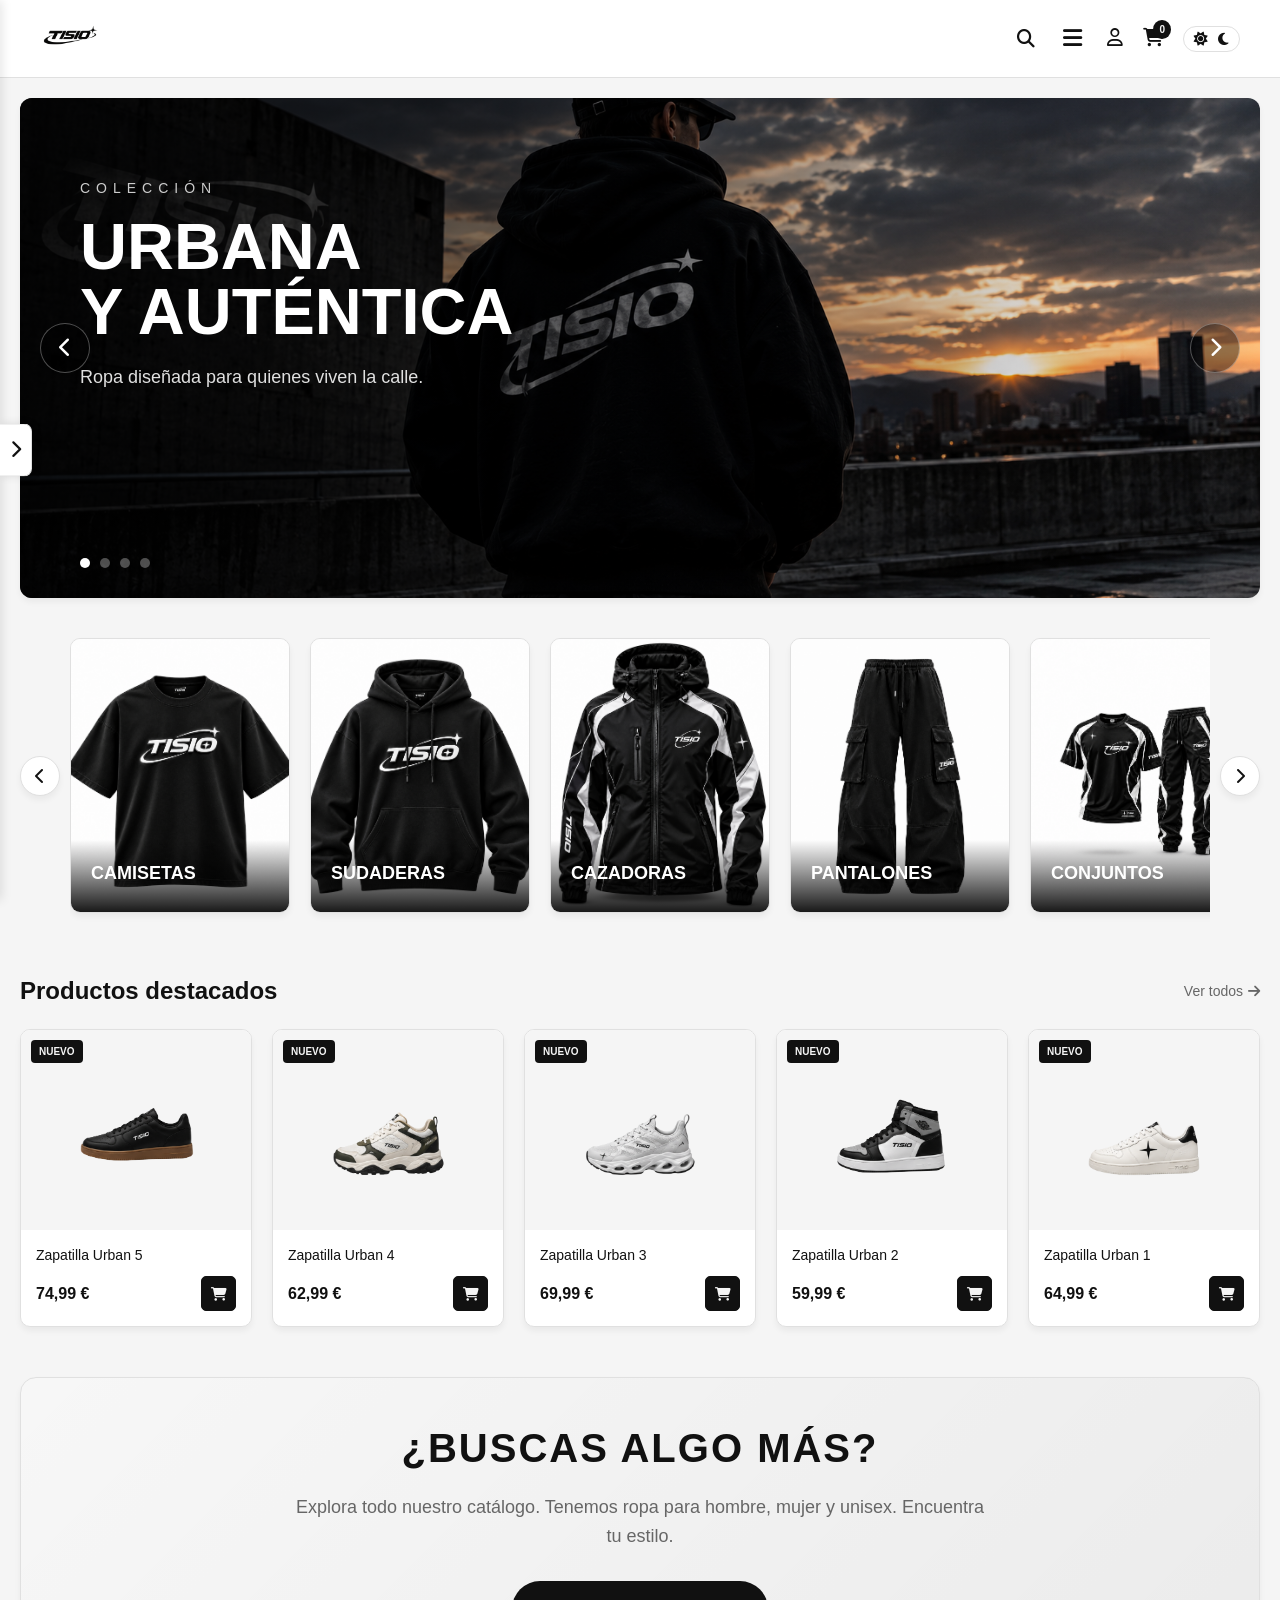
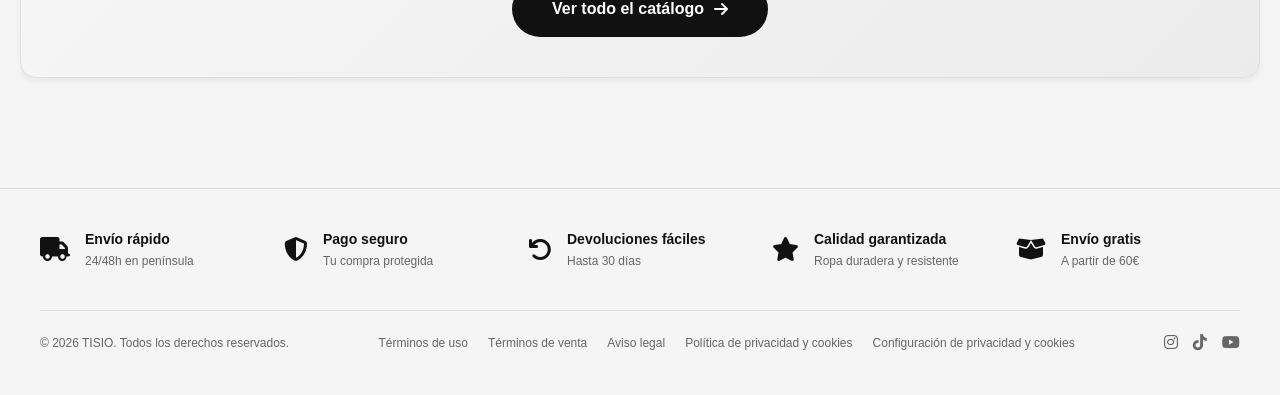
<file: index.html>
<!DOCTYPE html>
<html lang="es">

<head>
    <meta charset="UTF-8">
    <meta name="viewport" content="width=device-width, initial-scale=1.0">
    <title>INICIO</title>
    <link rel="stylesheet" href="./css/estilos.css">
    <link rel="icon" href="./imagenes/icono.png">
    <link rel="stylesheet" href="https://cdnjs.cloudflare.com/ajax/libs/font-awesome/6.4.0/css/all.min.css">
</head>

<body>
    <!-- CABECERA VISUAL -->
    <header class="header">
        <div class="logo">
            <a href="./index.html"><img src="./imagenes/logo_oscuro.png" alt="Logotipo de TISIO" id="logo-tisio"></a>
        </div>

        <div class="header-icons">
            <!-- Buscador (ahora a la izquierda del menú hamburguesa) -->
            <div class="search-container">
                <i class="fas fa-search search-icon" id="search-icon"></i>
                <div class="search-bar" id="search-bar">
                    <input type="text" id="input-busqueda" placeholder="Buscar producto...">
                </div>
            </div>

            <!-- Menú Hamburguesa -->
            <div class="menu-hamburguesa-container">
                <button class="btn-hamburguesa" id="btn-menu"><i class="fas fa-bars"></i></button>
                <div class="menu-dropdown" id="menu-dropdown">
                    <a href="./index.html">Inicio</a>
                    <a href="./webs/tienda.html?nuevo=true">Novedades</a>
                    <a href="./webs/tienda.html?genero=hombre">Hombre</a>
                    <a href="./webs/tienda.html?genero=mujer">Mujer</a>
                    <a href="./webs/informacion.html">Sobre nosotros</a>
                </div>
            </div>

            <!-- Usuario -->
            <div id="header-user">
                <a href="./webs/login.html" aria-label="Iniciar sesión"><i class="far fa-user"></i></a>
            </div>

            <!-- Carrito Flotante -->
            <div class="cart-hover-container">
                <a href="./webs/cesta.html" class="cart-icon" style="text-decoration:none; color:var(--text-main);">
                    <i class="fas fa-shopping-cart"></i>
                    <span class="cart-count">0</span>
                </a>
                <div class="cart-dropdown">
                    <h4>Mi Cesta</h4>
                    <div id="lista-carrito-flotante" style="max-height: 250px; overflow-y: auto;">
                        <p style="text-align:center; color:var(--text-muted); padding: 20px;">Tu cesta está vacía</p>
                    </div>
                    <div class="cart-dropdown-total">
                        <span>Total:</span>
                        <span id="total-carrito-flotante">0,00 €</span>
                    </div>
                    <a href="./webs/cesta.html" class="btn-ver-cesta">VER CESTA</a>
                </div>
            </div>

            <!-- Tema -->
            <div class="theme-toggle" id="theme-toggle" style="cursor: pointer;">
                <i class="fas fa-sun active" id="icon-sun"></i>
                <i class="fas fa-moon" id="icon-moon"></i>
            </div>
        </div>
    </header>
    <!-- BARRA LATERAL -->
    <div class="main-container">
        <button id="btn-toggle-sidebar" style="left: 0;">
            <i class="fas fa-chevron-right"></i>
        </button>

        <div class="sidebar-wrapper oculto">
            <aside class="sidebar">
                <h3>CATEGORÍAS</h3>
                <div class="filtro-grupo">
                    <button class="filtro-btn">Todas <i class="fas fa-chevron-down"></i></button>
                    <ul class="filtro-opciones">
                        <li><a href="./index.html">Inicio</a></li>
                        <li><a href="./webs/tienda.html">Toda la ropa</a></li>
                        <li><a href="./webs/tienda.html?nuevo=true">Nuevo</a></li>
                    </ul>
                </div>
                <div class="filtro-grupo">
                    <button class="filtro-btn">Género <i class="fas fa-chevron-down"></i></button>
                    <ul class="filtro-opciones">
                        <li><a href="./webs/tienda.html?genero=hombre">Hombre</a></li>
                        <li><a href="./webs/tienda.html?genero=mujer">Mujer</a></li>
                    </ul>
                </div>
                <div class="filtro-grupo">
                    <button class="filtro-btn">Tipo <i class="fas fa-chevron-down"></i></button>
                    <ul class="filtro-opciones">
                        <li><a href="./webs/tienda.html?tipo=sudaderas">Sudaderas</a></li>
                        <li><a href="./webs/tienda.html?tipo=cazadoras">Cazadoras</a></li>
                        <li><a href="./webs/tienda.html?tipo=camisetas">Camisetas</a></li>
                        <li><a href="./webs/tienda.html?tipo=pantalones">Pantalones</a></li>
                        <li><a href="./webs/tienda.html?tipo=pijamas">Pijamas</a></li>
                        <li><a href="./webs/tienda.html?tipo=conjuntos">Conjuntos</a></li>
                        <li><a href="./webs/tienda.html?tipo=calzado">Calzado</a></li>
                        <li><a href="./webs/tienda.html?tipo=accesorios">Accesorios</a></li>
                    </ul>
                </div>
            </aside>
        </div>

        <!-- CONTENIDO -->
         <!-- CARRUSEL -->
        <main class="content expandido">
            <section class="hero">
                <div class="hero-image">
                    <img src="./imagenes/carrusel1.png" alt="Modelo TISIO" id="hero-img">
                    <div class="hero-overlay"></div>
                </div>
                <div class="hero-text">
                    <span class="hero-subtitle" id="hero-subtitulo">COLECCIÓN</span>
                    <h1 id="hero-titulo">URBANA <br> Y AUTÉNTICA</h1>
                    <p id="hero-texto">Ropa diseñada para quienes viven la calle.</p>
                </div>
                <button class="hero-arrow prev" id="hero-prev"><i class="fas fa-chevron-left"></i></button>
                <button class="hero-arrow next" id="hero-next"><i class="fas fa-chevron-right"></i></button>
                <div class="hero-dots">
                    <span class="dot active"></span>
                    <span class="dot"></span>
                    <span class="dot"></span>
                    <span class="dot"></span>
                </div>
            </section>

            <!--SLIDER/BARRA CATEGORIAS HORIZONTAL-->
            <div class="category-slider-container">
                <button class="slider-arrow prev" id="cat-prev"><i class="fas fa-chevron-left"></i></button>

                <section class="category-grid" id="category-grid">
                    <a href="./webs/tienda.html?tipo=camisetas" class="cat-card">
                        <img src="./imagenes/categoria/camisetas.jpg" alt="Camisetas">
                        <div class="cat-info">
                            <h4>Camisetas</h4>
                        </div>
                    </a>
                    <a href="./webs/tienda.html?tipo=sudaderas" class="cat-card">
                        <img src="./imagenes/categoria/sudaderas.jpg" alt="Sudaderas">
                        <div class="cat-info">
                            <h4>Sudaderas</h4>
                        </div>
                    </a>
                    <a href="./webs/tienda.html?tipo=cazadoras" class="cat-card">
                        <img src="./imagenes/categoria/cazadoras.jpg" alt="Cazadoras">
                        <div class="cat-info">
                            <h4>Cazadoras</h4>
                        </div>
                    </a>
                    <a href="./webs/tienda.html?tipo=pantalones" class="cat-card">
                        <img src="./imagenes/categoria/pantalones.jpg" alt="Pantalones">
                        <div class="cat-info">
                            <h4>Pantalones</h4>
                        </div>
                    </a>
                    <a href="./webs/tienda.html?tipo=conjuntos" class="cat-card">
                        <img src="./imagenes/categoria/conjuntos.jpg" alt="Conjuntos">
                        <div class="cat-info">
                            <h4>Conjuntos</h4>
                        </div>
                    </a>
                    <a href="./webs/tienda.html?tipo=pijamas" class="cat-card">
                        <img src="./imagenes/categoria/pijamas.jpg" alt="Pijamas">
                        <div class="cat-info">
                            <h4>Pijamas</h4>
                        </div>
                    </a>
                    <a href="./webs/tienda.html?tipo=calzado" class="cat-card">
                        <img src="./imagenes/categoria/zapatillas.jpg" alt="Calzado">
                        <div class="cat-info">
                            <h4>Calzado</h4>
                        </div>
                    </a>
                    <a href="./webs/tienda.html?tipo=accesorios" class="cat-card">
                        <img src="./imagenes/categoria/accesorios.jpg" alt="Accesorios">
                        <div class="cat-info">
                            <h4>Accesorios</h4>
                        </div>
                    </a>
                </section>

                <button class="slider-arrow next" id="cat-next"><i class="fas fa-chevron-right"></i></button>
            </div>

            <section class="featured-products">
                <div class="section-header">
                    <h2>Productos destacados</h2>
                    <a href="./webs/tienda.html?nuevo=true" class="view-all">Ver todos <i
                            class="fas fa-arrow-right"></i></a>
                </div>
                <div class="product-grid" id="destacados-index"></div>
            </section>

            <!-- CATÁLOGO -->
            <section class="catalogo-cta">
                <div class="catalogo-cta-content">
                    <h2>¿Buscas algo más?</h2>
                    <p>Explora todo nuestro catálogo. Tenemos ropa para hombre, mujer y unisex. Encuentra tu estilo.</p>
                    <a href="./webs/tienda.html" class="btn-catalogo">
                        Ver todo el catálogo <i class="fas fa-arrow-right"></i>
                    </a>
                </div>
            </section>

        </main>
    </div>

    <!-- PIE DE PÁGINA -->
    <footer class="footer">
        <div class="footer-features">
            <div class="feature"><i class="fas fa-truck"></i>
                <div><strong>Envío rápido</strong>
                    <p>24/48h en península</p>
                </div>
            </div>
            <div class="feature"><i class="fas fa-shield-alt"></i>
                <div><strong>Pago seguro</strong>
                    <p>Tu compra protegida</p>
                </div>
            </div>
            <div class="feature"><i class="fas fa-undo"></i>
                <div><strong>Devoluciones fáciles</strong>
                    <p>Hasta 30 días</p>
                </div>
            </div>
            <div class="feature"><i class="fas fa-star"></i>
                <div><strong>Calidad garantizada</strong>
                    <p>Ropa duradera y resistente</p>
                </div>
            </div>
            <div class="feature"><i class="fas fa-box-open"></i>
                <div><strong>Envío gratis</strong>
                    <p>A partir de 60€</p>
                </div>
            </div>
        </div>
        <div class="footer-bottom">
            <p>&copy; 2026 TISIO. Todos los derechos reservados.</p>
            <div class="footer-links">
                <a href="#">Términos de uso</a>
                <a href="#">Términos de venta</a>
                <a href="#">Aviso legal</a>
                <a href="#">Política de privacidad y cookies</a>
                <a href="#">Configuración de privacidad y cookies</a>
            </div>
            <div class="social-icons">
                <a href="https://www.instagram.com/tisioshop/" target="_blank" rel="noopener noreferrer"
                    title="Síguenos en Instagram">
                    <i class="fab fa-instagram"></i>
                </a>
                <a href="https://www.tiktok.com/@tisioshop.caceres" target="_blank" rel="noopener noreferrer"
                    title="Síguenos en TikTok">
                    <i class="fab fa-tiktok"></i>
                </a>
                <a href="https://www.youtube.com/@TisioShop-Caceres" target="_blank" rel="noopener noreferrer"
                    title="Síguenos en YouTube">
                    <i class="fab fa-youtube"></i>
                </a>
            </div>
        </div>
    </footer>

    <!-- SCRIPTS -->
    <script src="js/tema.js"></script>
    <script src="js/carrusel.js"></script>
    <script src="js/sidebar.js"></script>
    <script src="js/datos-productos.js"></script>
    <script src="js/tienda.js"></script>
    <script src="js/menu.js"></script>
    <script src="js/auth.js"></script>
    <script src="js/carrito.js"></script>
    <script src="js/categorias.js"></script>
</body>

</html>
</file>
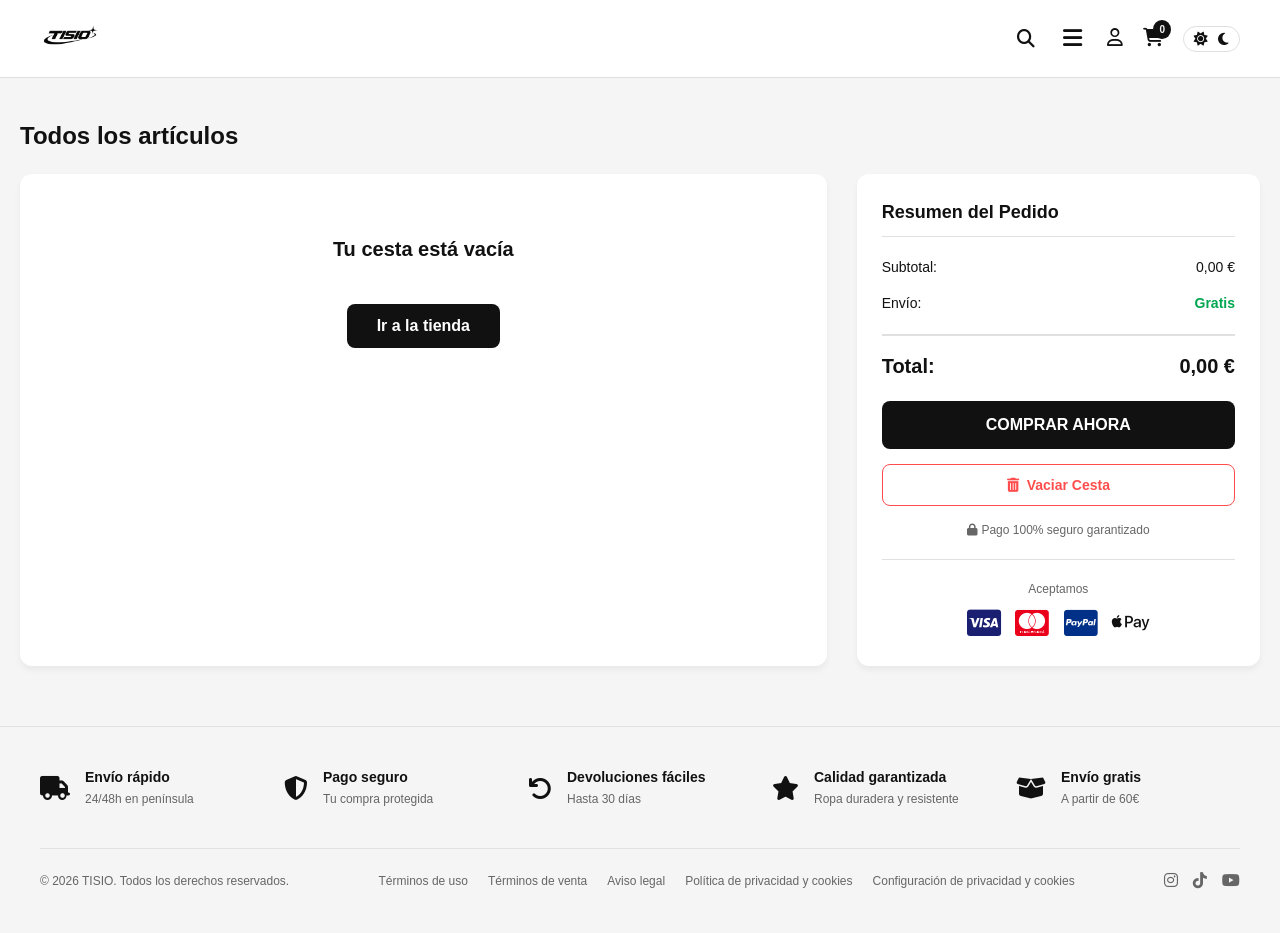
<file: webs/cesta.html>
<!DOCTYPE html>
<html lang="es">

<head>
    <meta charset="UTF-8">
    <meta name="viewport" content="width=device-width, initial-scale=1.0">
    <title>CESTA</title>
    <link rel="stylesheet" href="../css/estilos.css">
    <link rel="icon" href="../imagenes/icono.png">
    <link rel="stylesheet" href="https://cdnjs.cloudflare.com/ajax/libs/font-awesome/6.4.0/css/all.min.css">
</head>

<body>
    <!-- CABECERA-->
    <header class="header">
        <div class="logo">
            <a href="../index.html"><img src="../imagenes/logo_oscuro.png" alt="TISIO Logo" id="logo-tisio"></a>
        </div>
        <div class="header-icons">
            <!-- Buscador -->
            <div class="search-container">
                <i class="fas fa-search search-icon" id="search-icon"></i>
                <div class="search-bar" id="search-bar">
                    <input type="text" id="input-busqueda" placeholder="Buscar producto...">
                </div>
            </div>

            <!-- Menú Hamburguesa -->
            <div class="menu-hamburguesa-container">
                <button class="btn-hamburguesa" id="btn-menu"><i class="fas fa-bars"></i></button>
                <div class="menu-dropdown" id="menu-dropdown">
                    <a href="../index.html">Inicio</a>
                    <a href="tienda.html?nuevo=true">Novedades</a>
                    <a href="tienda.html?genero=hombre">Hombre</a>
                    <a href="tienda.html?genero=mujer">Mujer</a>
                    <a href="informacion.html">Sobre nosotros</a>
                </div>
            </div>

            <!-- Usuario -->
            <div id="header-user">
                <a href="login.html" aria-label="Iniciar sesión"><i class="far fa-user"></i></a>
            </div>

            <!-- Carrito  -->
            <div class="cart-hover-container">
                <a href="cesta.html" class="cart-icon" style="text-decoration:none; color:var(--text-main);">
                    <i class="fas fa-shopping-cart"></i>
                    <span class="cart-count">0</span>
                </a>
                <div class="cart-dropdown">
                    <h4>Mi Cesta</h4>
                    <div id="lista-carrito-flotante" style="max-height: 250px; overflow-y: auto;">
                        <p style="text-align:center; color:var(--text-muted); padding: 20px;">Tu cesta está vacía</p>
                    </div>
                    <div class="cart-dropdown-total">
                        <span>Total:</span>
                        <span id="total-carrito-flotante">0,00 €</span>
                    </div>
                    <a href="cesta.html" class="btn-ver-cesta">VER CESTA</a>
                </div>
            </div>

            <!-- Tema -->
            <div class="theme-toggle" id="theme-toggle" style="cursor: pointer;">
                <i class="fas fa-sun active" id="icon-sun"></i>
                <i class="fas fa-moon" id="icon-moon"></i>
            </div>
        </div>
    </header>

    <!-- CESTA  -->
    <div class="main-container" style="padding-top: 40px; display: block;">
        <h2 style="margin-bottom: 20px;">Todos los artículos</h2>
        <div class="cesta-layout">
            <!-- INYECCIÓN DE PRODUCTOS -->
            <div class="cesta-items" id="cesta-items-container">
            </div>
            
            <div class="cesta-resumen">
                <h3>Resumen del Pedido</h3>
                <div class="resumen-linea">
                    <span>Subtotal:</span>
                    <span id="resumen-subtotal">0,00 €</span>
                </div>
                <div class="resumen-linea">
                    <span>Envío:</span>
                    <span style="color: #00a650; font-weight: bold;">Gratis</span>
                </div>
                <div class="resumen-total">
                    <span>Total:</span>
                    <span id="resumen-total">0,00 €</span>
                </div>
                <button class="btn-comprar" id="btn-comprar">COMPRAR AHORA</button>
                
                <!-- BOTÓN PARA VACIAR TODA LA CESTA -->
                <button id="btn-vaciar-cesta">
                    <i class="fas fa-trash-alt"></i> Vaciar Cesta
                </button>

                <p style="text-align:center; font-size:12px; color:var(--text-muted); margin-top:15px;">
                    <i class="fas fa-lock"></i> Pago 100% seguro garantizado
                </p>
                <div
                    style="margin-top:20px; text-align:center; border-top: 1px solid var(--border-color); padding-top: 20px;">
                    <p style="font-size:12px; color:var(--text-muted); margin-bottom:10px;">Aceptamos</p>
                    <i class="fab fa-cc-visa" style="font-size:30px; margin:0 5px; color:#1a1f71;"></i>
                    <i class="fab fa-cc-mastercard" style="font-size:30px; margin:0 5px; color:#eb001b;"></i>
                    <i class="fab fa-cc-paypal" style="font-size:30px; margin:0 5px; color:#003087;"></i>
                    <i class="fab fa-apple-pay" style="font-size:30px; margin:0 5px;"></i>
                </div>
            </div>
        </div>
    </div>

    <!-- PIE DE PÁGINA-->
    <footer class="footer">
        <div class="footer-features">
            <div class="feature"><i class="fas fa-truck"></i>
                <div><strong>Envío rápido</strong>
                    <p>24/48h en península</p>
                </div>
            </div>
            <div class="feature"><i class="fas fa-shield-alt"></i>
                <div><strong>Pago seguro</strong>
                    <p>Tu compra protegida</p>
                </div>
            </div>
            <div class="feature"><i class="fas fa-undo"></i>
                <div><strong>Devoluciones fáciles</strong>
                    <p>Hasta 30 días</p>
                </div>
            </div>
            <div class="feature"><i class="fas fa-star"></i>
                <div><strong>Calidad garantizada</strong>
                    <p>Ropa duradera y resistente</p>
                </div>
            </div>
            <div class="feature"><i class="fas fa-box-open"></i>
                <div><strong>Envío gratis</strong>
                    <p>A partir de 60€</p>
                </div>
            </div>
        </div>
        <div class="footer-bottom">
            <p>&copy; 2026 TISIO. Todos los derechos reservados.</p>
            <div class="footer-links">
                <a href="#">Términos de uso</a>
                <a href="#">Términos de venta</a>
                <a href="#">Aviso legal</a>
                <a href="#">Política de privacidad y cookies</a>
                <a href="#">Configuración de privacidad y cookies</a>
            </div>
            <div class="social-icons">
                <a href="https://www.instagram.com/tisioshop/" target="_blank" rel="noopener noreferrer"
                    title="Síguenos en Instagram">
                    <i class="fab fa-instagram"></i>
                </a>
                <a href="https://www.tiktok.com/@tisioshop.caceres" target="_blank" rel="noopener noreferrer"
                    title="Síguenos en TikTok">
                    <i class="fab fa-tiktok"></i>
                </a>
                <a href="https://www.youtube.com/@TisioShop-Caceres" target="_blank" rel="noopener noreferrer"
                    title="Síguenos en YouTube">
                    <i class="fab fa-youtube"></i>
                </a>
            </div>
        </div>
    </footer>

    <!-- SCRIPTS-->
    <script src="../js/tema.js"></script>
    <script src="../js/datos-productos.js"></script>
    <script src="../js/menu.js"></script>
    <script src="../js/auth.js"></script>
    <script src="../js/carrito.js"></script>
    <script src="../js/cesta.js"></script>
</body>

</html>
</file>
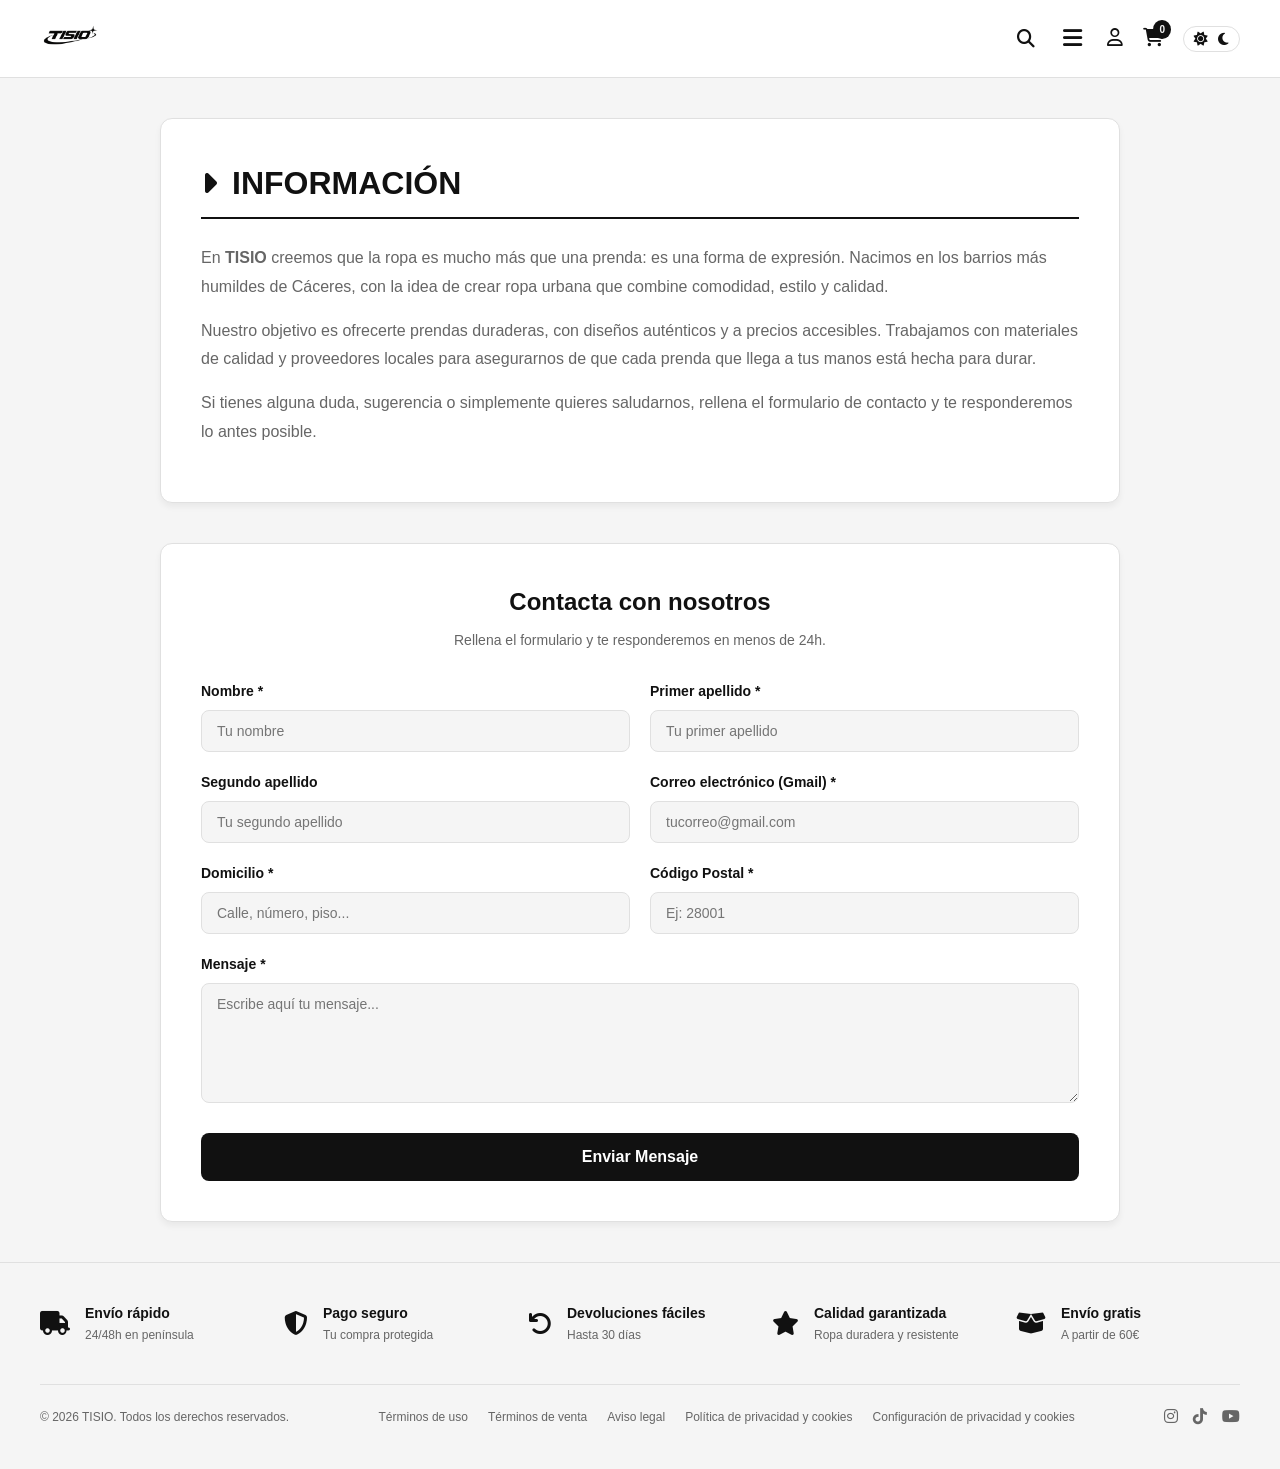
<file: webs/informacion.html>
<!DOCTYPE html>
<html lang="es">

<head>
    <meta charset="UTF-8">
    <meta name="viewport" content="width=device-width, initial-scale=1.0">
    <title>INFORMACIÓN</title>
    <link rel="stylesheet" href="../css/estilos.css">
    <link rel="icon" href="../imagenes/icono.png">
    <link rel="stylesheet" href="https://cdnjs.cloudflare.com/ajax/libs/font-awesome/6.4.0/css/all.min.css">
</head>

<body>
    <!-- CABECERA-->
    <header class="header">
        <div class="logo">
            <a href="../index.html"><img src="../imagenes/logo_oscuro.png" alt="TISIO Logo" id="logo-tisio"></a>
        </div>
        <div class="header-icons">
            <!-- Buscador -->
            <div class="search-container">
                <i class="fas fa-search search-icon" id="search-icon"></i>
                <div class="search-bar" id="search-bar">
                    <input type="text" id="input-busqueda" placeholder="Buscar producto...">
                </div>
            </div>

            <!-- Menú Hamburguesa -->
            <div class="menu-hamburguesa-container">
                <button class="btn-hamburguesa" id="btn-menu"><i class="fas fa-bars"></i></button>
                <div class="menu-dropdown" id="menu-dropdown">
                    <a href="../index.html">Inicio</a>
                    <a href="tienda.html?nuevo=true">Novedades</a>
                    <a href="tienda.html?genero=hombre">Hombre</a>
                    <a href="tienda.html?genero=mujer">Mujer</a>
                    <a href="informacion.html">Sobre nosotros</a>
                </div>
            </div>

            <!-- Usuario -->
            <div id="header-user">
                <a href="login.html" aria-label="Iniciar sesión"><i class="far fa-user"></i></a>
            </div>

            <!-- Carrito -->
            <div class="cart-hover-container">
                <a href="cesta.html" class="cart-icon" style="text-decoration:none; color:var(--text-main);">
                    <i class="fas fa-shopping-cart"></i>
                    <span class="cart-count">0</span>
                </a>
                <div class="cart-dropdown">
                    <h4>Mi Cesta</h4>
                    <div id="lista-carrito-flotante" style="max-height: 250px; overflow-y: auto;">
                        <p style="text-align:center; color:var(--text-muted); padding: 20px;">Tu cesta está vacía</p>
                    </div>
                    <div class="cart-dropdown-total">
                        <span>Total:</span>
                        <span id="total-carrito-flotante">0,00 €</span>
                    </div>
                    <a href="cesta.html" class="btn-ver-cesta">VER CESTA</a>
                </div>
            </div>

            <!-- Tema -->
            <div class="theme-toggle" id="theme-toggle" style="cursor: pointer;">
                <i class="fas fa-sun active" id="icon-sun"></i>
                <i class="fas fa-moon" id="icon-moon"></i>
            </div>
        </div>
    </header>

    <div class="info-container">
        <!-- SECCIÓN INFORMACIÓN -->
        <section class="about-section">
            <h1><i class="fas fa-caret-right"></i> INFORMACIÓN</h1>
            <p>En <strong>TISIO</strong> creemos que la ropa es mucho más que una prenda: es una forma de expresión.
                Nacimos en los barrios más humildes de Cáceres, con la idea de crear ropa urbana que combine comodidad,
                estilo y calidad.</p>
            <p>Nuestro objetivo es ofrecerte prendas duraderas, con diseños auténticos y a precios accesibles.
                Trabajamos con materiales de calidad y proveedores locales para asegurarnos de que cada prenda que llega
                a tus manos está hecha para durar.</p>
            <p>Si tienes alguna duda, sugerencia o simplemente quieres saludarnos, rellena el formulario de contacto y
                te responderemos lo antes posible.</p>
        </section>

        <!-- FORMULARIO DE CONTACTO -->
        <section class="contact-section">
            <h2>Contacta con nosotros</h2>
            <p class="subtitle">Rellena el formulario y te responderemos en menos de 24h.</p>

            <form id="form-contacto" class="form-grid" novalidate>
                <div class="form-group-contact">
                    <label for="nombre">Nombre *</label>
                    <input type="text" id="nombre" placeholder="Tu nombre" required>
                    <div class="tooltip-error">El nombre es obligatorio</div>
                </div>

                <div class="form-group-contact">
                    <label for="apellido1">Primer apellido *</label>
                    <input type="text" id="apellido1" placeholder="Tu primer apellido" required>
                    <div class="tooltip-error">El primer apellido es obligatorio</div>
                </div>

                <div class="form-group-contact">
                    <label for="apellido2">Segundo apellido</label>
                    <input type="text" id="apellido2" placeholder="Tu segundo apellido">
                </div>

                <div class="form-group-contact">
                    <label for="email">Correo electrónico (Gmail) *</label>
                    <input type="email" id="email" placeholder="tucorreo@gmail.com" required>
                    <div class="tooltip-error">Introduce un correo válido</div>
                </div>

                <div class="form-group-contact">
                    <label for="domicilio">Domicilio *</label>
                    <input type="text" id="domicilio" placeholder="Calle, número, piso..." required>
                    <div class="tooltip-error">El domicilio es obligatorio</div>
                </div>

                <div class="form-group-contact">
                    <label for="cp">Código Postal *</label>
                    <input type="text" id="cp" placeholder="Ej: 28001" maxlength="5" required>
                    <div class="tooltip-error">Debe ser un código postal de 5 números</div>
                </div>

                <div class="form-group-contact full-width">
                    <label for="mensaje">Mensaje *</label>
                    <textarea id="mensaje" placeholder="Escribe aquí tu mensaje..." required></textarea>
                    <div class="tooltip-error">El mensaje debe tener al menos 10 caracteres</div>
                </div>

                <button type="submit" class="btn-enviar">Enviar Mensaje</button>
            </form>
        </section>
    </div>

    <!-- PIE DE PÁGINA -->
    <footer class="footer">
        <div class="footer-features">
            <div class="feature"><i class="fas fa-truck"></i>
                <div><strong>Envío rápido</strong>
                    <p>24/48h en península</p>
                </div>
            </div>
            <div class="feature"><i class="fas fa-shield-alt"></i>
                <div><strong>Pago seguro</strong>
                    <p>Tu compra protegida</p>
                </div>
            </div>
            <div class="feature"><i class="fas fa-undo"></i>
                <div><strong>Devoluciones fáciles</strong>
                    <p>Hasta 30 días</p>
                </div>
            </div>
            <div class="feature"><i class="fas fa-star"></i>
                <div><strong>Calidad garantizada</strong>
                    <p>Ropa duradera y resistente</p>
                </div>
            </div>
            <div class="feature"><i class="fas fa-box-open"></i>
                <div><strong>Envío gratis</strong>
                    <p>A partir de 60€</p>
                </div>
            </div>
        </div>
        <div class="footer-bottom">
            <p>&copy; 2026 TISIO. Todos los derechos reservados.</p>
            <div class="footer-links">
                <a href="#">Términos de uso</a>
                <a href="#">Términos de venta</a>
                <a href="#">Aviso legal</a>
                <a href="#">Política de privacidad y cookies</a>
                <a href="#">Configuración de privacidad y cookies</a>
            </div>
            <div class="social-icons">
                <a href="https://www.instagram.com/tisioshop/" target="_blank" rel="noopener noreferrer"
                    title="Síguenos en Instagram">
                    <i class="fab fa-instagram"></i>
                </a>
                <a href="https://www.tiktok.com/@tisioshop.caceres" target="_blank" rel="noopener noreferrer"
                    title="Síguenos en TikTok">
                    <i class="fab fa-tiktok"></i>
                </a>
                <a href="https://www.youtube.com/@TisioShop-Caceres" target="_blank" rel="noopener noreferrer"
                    title="Síguenos en YouTube">
                    <i class="fab fa-youtube"></i>
                </a>
            </div>
        </div>
    </footer>

    <!-- SCRIPTS-->
    <script src="../js/tema.js"></script>
    <script src="../js/menu.js"></script>
    <script src="../js/auth.js"></script>
    <script src="../js/carrito.js"></script>
    <script src="../js/contacto.js"></script>
</body>

</html>
</file>
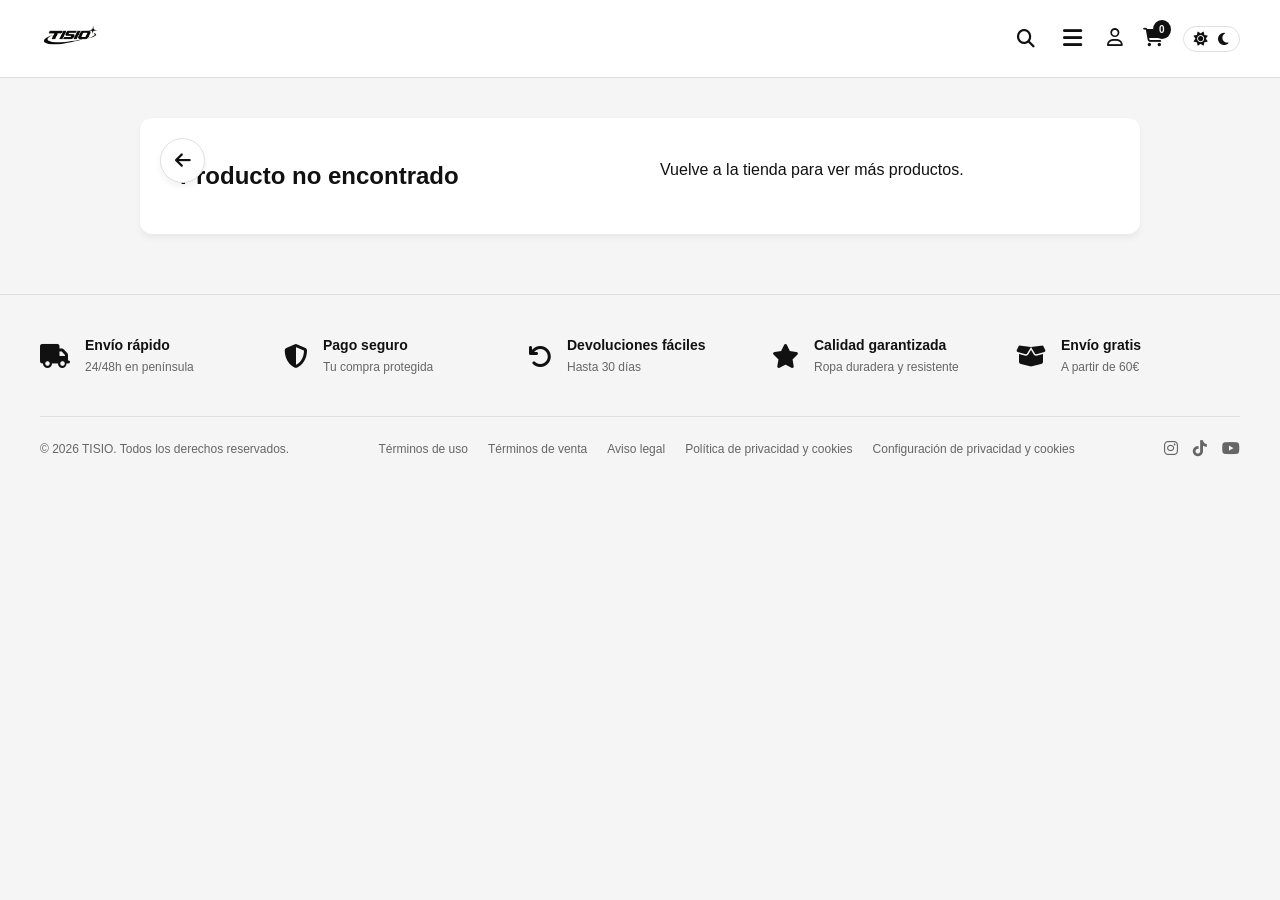
<file: webs/producto.html>
<!DOCTYPE html>
<html lang="es">

<head>
    <meta charset="UTF-8">
    <meta name="viewport" content="width=device-width, initial-scale=1.0">
    <title>ARTÍCULO</title>
    <link rel="stylesheet" href="../css/estilos.css">
    <link rel="icon" href="../imagenes/icono.png">
    <link rel="stylesheet" href="https://cdnjs.cloudflare.com/ajax/libs/font-awesome/6.4.0/css/all.min.css">
</head>

<body>
    <!-- CABECERA-->
    <header class="header">
        <div class="logo">
            <a href="../index.html"><img src="../imagenes/logo_oscuro.png" alt="TISIO Logo" id="logo-tisio"></a>
        </div>
        <div class="header-icons">
            <!-- Buscador -->
            <div class="search-container">
                <i class="fas fa-search search-icon" id="search-icon"></i>
                <div class="search-bar" id="search-bar">
                    <input type="text" id="input-busqueda" placeholder="Buscar producto...">
                </div>
            </div>

            <!-- Menú Hamburguesa -->
            <div class="menu-hamburguesa-container">
                <button class="btn-hamburguesa" id="btn-menu"><i class="fas fa-bars"></i></button>
                <div class="menu-dropdown" id="menu-dropdown">
                    <a href="../index.html">Inicio</a>
                    <a href="tienda.html?nuevo=true">Novedades</a>
                    <a href="tienda.html?genero=hombre">Hombre</a>
                    <a href="tienda.html?genero=mujer">Mujer</a>
                    <a href="informacion.html">Sobre nosotros</a>
                </div>
            </div>

            <!-- Usuario -->
            <div id="header-user">
                <a href="login.html" aria-label="Iniciar sesión"><i class="far fa-user"></i></a>
            </div>

            <!-- Carrito-->
            <div class="cart-hover-container">
                <a href="cesta.html" class="cart-icon" style="text-decoration:none; color:var(--text-main);">
                    <i class="fas fa-shopping-cart"></i>
                    <span class="cart-count">0</span>
                </a>
                <div class="cart-dropdown">
                    <h4>Mi Cesta</h4>
                    <div id="lista-carrito-flotante" style="max-height: 250px; overflow-y: auto;">
                        <p style="text-align:center; color:var(--text-muted); padding: 20px;">Tu cesta está vacía</p>
                    </div>
                    <div class="cart-dropdown-total">
                        <span>Total:</span>
                        <span id="total-carrito-flotante">0,00 €</span>
                    </div>
                    <a href="cesta.html" class="btn-ver-cesta">VER CESTA</a>
                </div>
            </div>

            <!-- Tema -->
            <div class="theme-toggle" id="theme-toggle" style="cursor: pointer;">
                <i class="fas fa-sun active" id="icon-sun"></i>
                <i class="fas fa-moon" id="icon-moon"></i>
            </div>
        </div>
    </header>

    <div class="main-container">
        <!-- CONTENIDO ARTICULO-->
        <main class="content expandido" style="margin: 0 auto; max-width: 1000px; position: relative;">

            <!-- BOTÓN VOLVER ATRÁS -->
            <button class="btn-volver" onclick="history.back()" title="Volver a la tienda">
                <i class="fas fa-arrow-left"></i>
            </button>

            <div id="detalle-producto" class="detalle-container">
                <p style="text-align:center; width:100%;">Cargando producto...</p>
            </div>
        </main>
    </div>

    <!-- PIE DE PÁGINA-->
    <footer class="footer">
        <div class="footer-features">
            <div class="feature"><i class="fas fa-truck"></i>
                <div><strong>Envío rápido</strong>
                    <p>24/48h en península</p>
                </div>
            </div>
            <div class="feature"><i class="fas fa-shield-alt"></i>
                <div><strong>Pago seguro</strong>
                    <p>Tu compra protegida</p>
                </div>
            </div>
            <div class="feature"><i class="fas fa-undo"></i>
                <div><strong>Devoluciones fáciles</strong>
                    <p>Hasta 30 días</p>
                </div>
            </div>
            <div class="feature"><i class="fas fa-star"></i>
                <div><strong>Calidad garantizada</strong>
                    <p>Ropa duradera y resistente</p>
                </div>
            </div>
            <div class="feature"><i class="fas fa-box-open"></i>
                <div><strong>Envío gratis</strong>
                    <p>A partir de 60€</p>
                </div>
            </div>
        </div>
        <div class="footer-bottom">
            <p>&copy; 2026 TISIO. Todos los derechos reservados.</p>
            <div class="footer-links">
                <a href="#">Términos de uso</a>
                <a href="#">Términos de venta</a>
                <a href="#">Aviso legal</a>
                <a href="#">Política de privacidad y cookies</a>
                <a href="#">Configuración de privacidad y cookies</a>
            </div>
            <div class="social-icons">
                <a href="https://www.instagram.com/tisioshop/" target="_blank" rel="noopener noreferrer"
                    title="Síguenos en Instagram">
                    <i class="fab fa-instagram"></i>
                </a>
                <a href="https://www.tiktok.com/@tisioshop.caceres" target="_blank" rel="noopener noreferrer"
                    title="Síguenos en TikTok">
                    <i class="fab fa-tiktok"></i>
                </a>
                <a href="https://www.youtube.com/@TisioShop-Caceres" target="_blank" rel="noopener noreferrer"
                    title="Síguenos en YouTube">
                    <i class="fab fa-youtube"></i>
                </a>
            </div>
        </div>
    </footer>

    <!-- SCRIPTS -->
    <script src="../js/tema.js"></script>
    <script src="../js/datos-productos.js"></script>
    <script src="../js/menu.js"></script>
    <script src="../js/auth.js"></script>
    <script src="../js/carrito.js"></script>
    <script src="../js/detalle.js"></script>
</body>

</html>
</file>
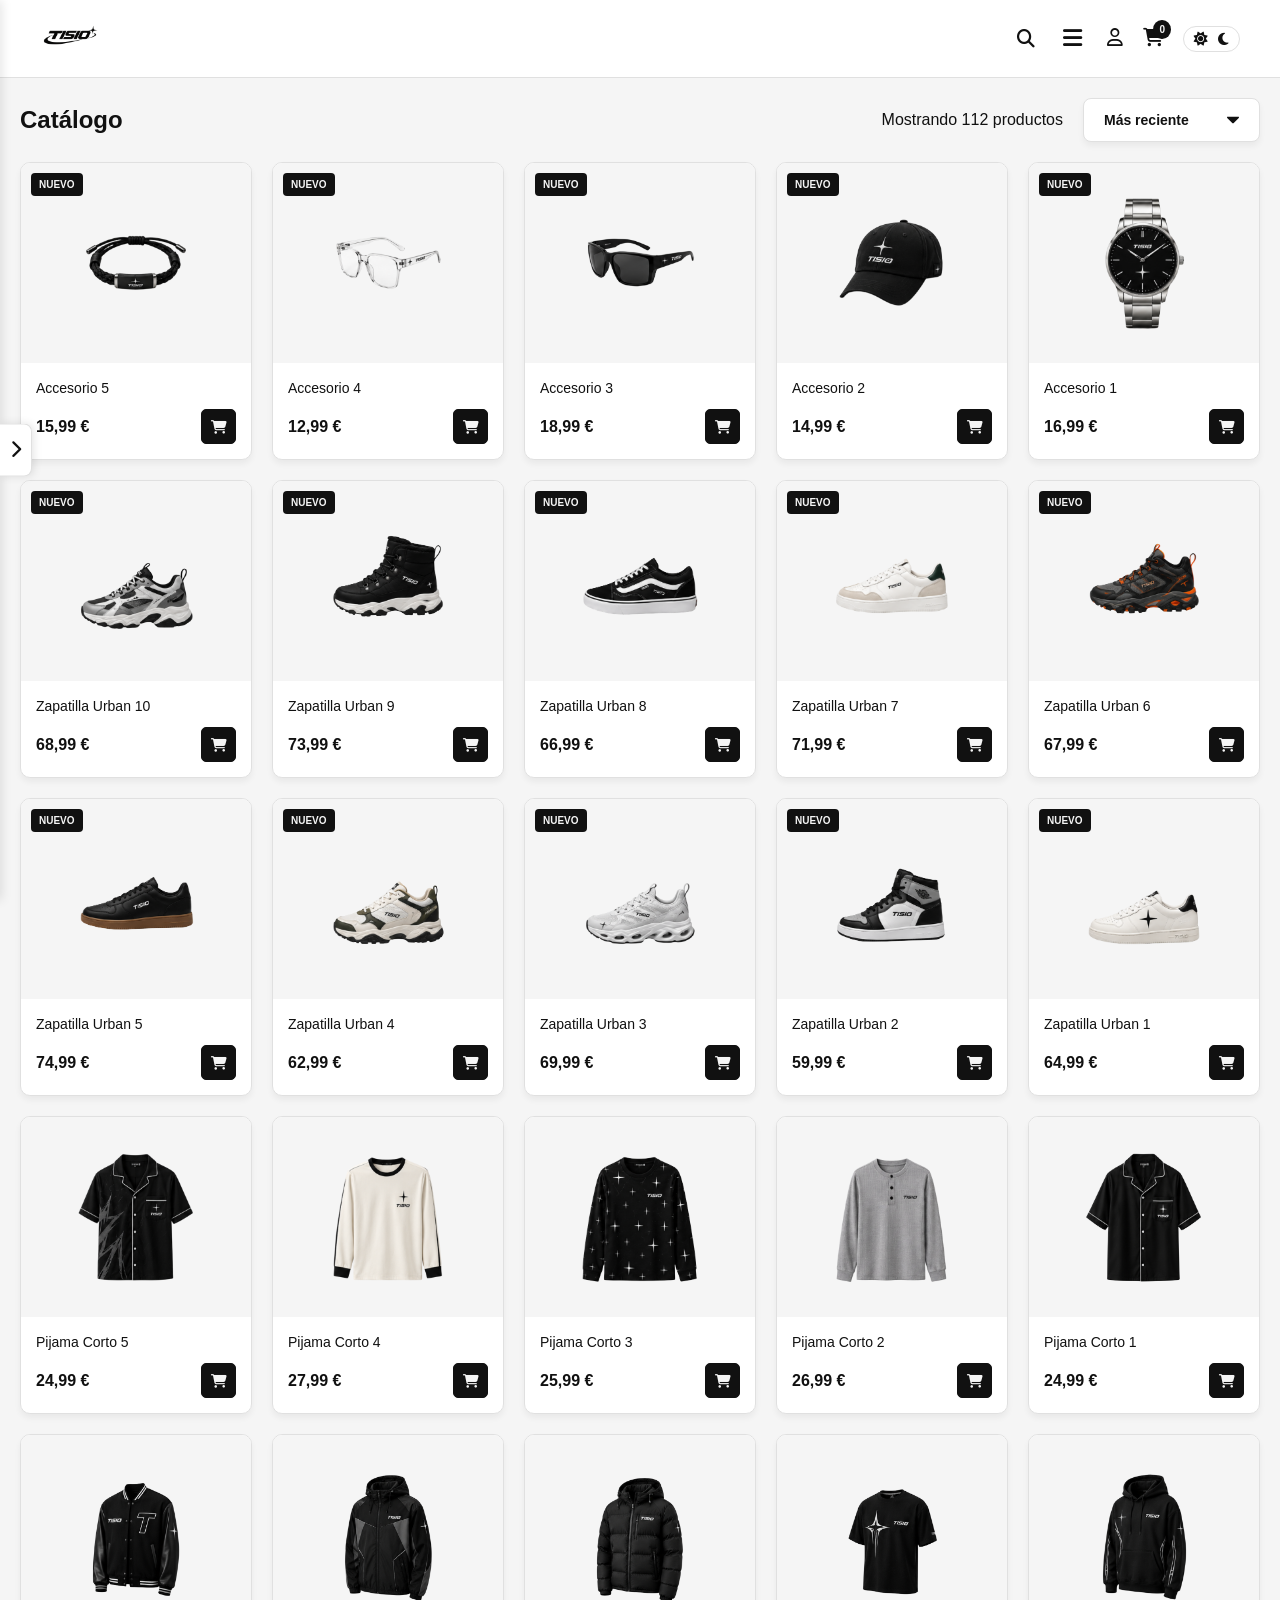
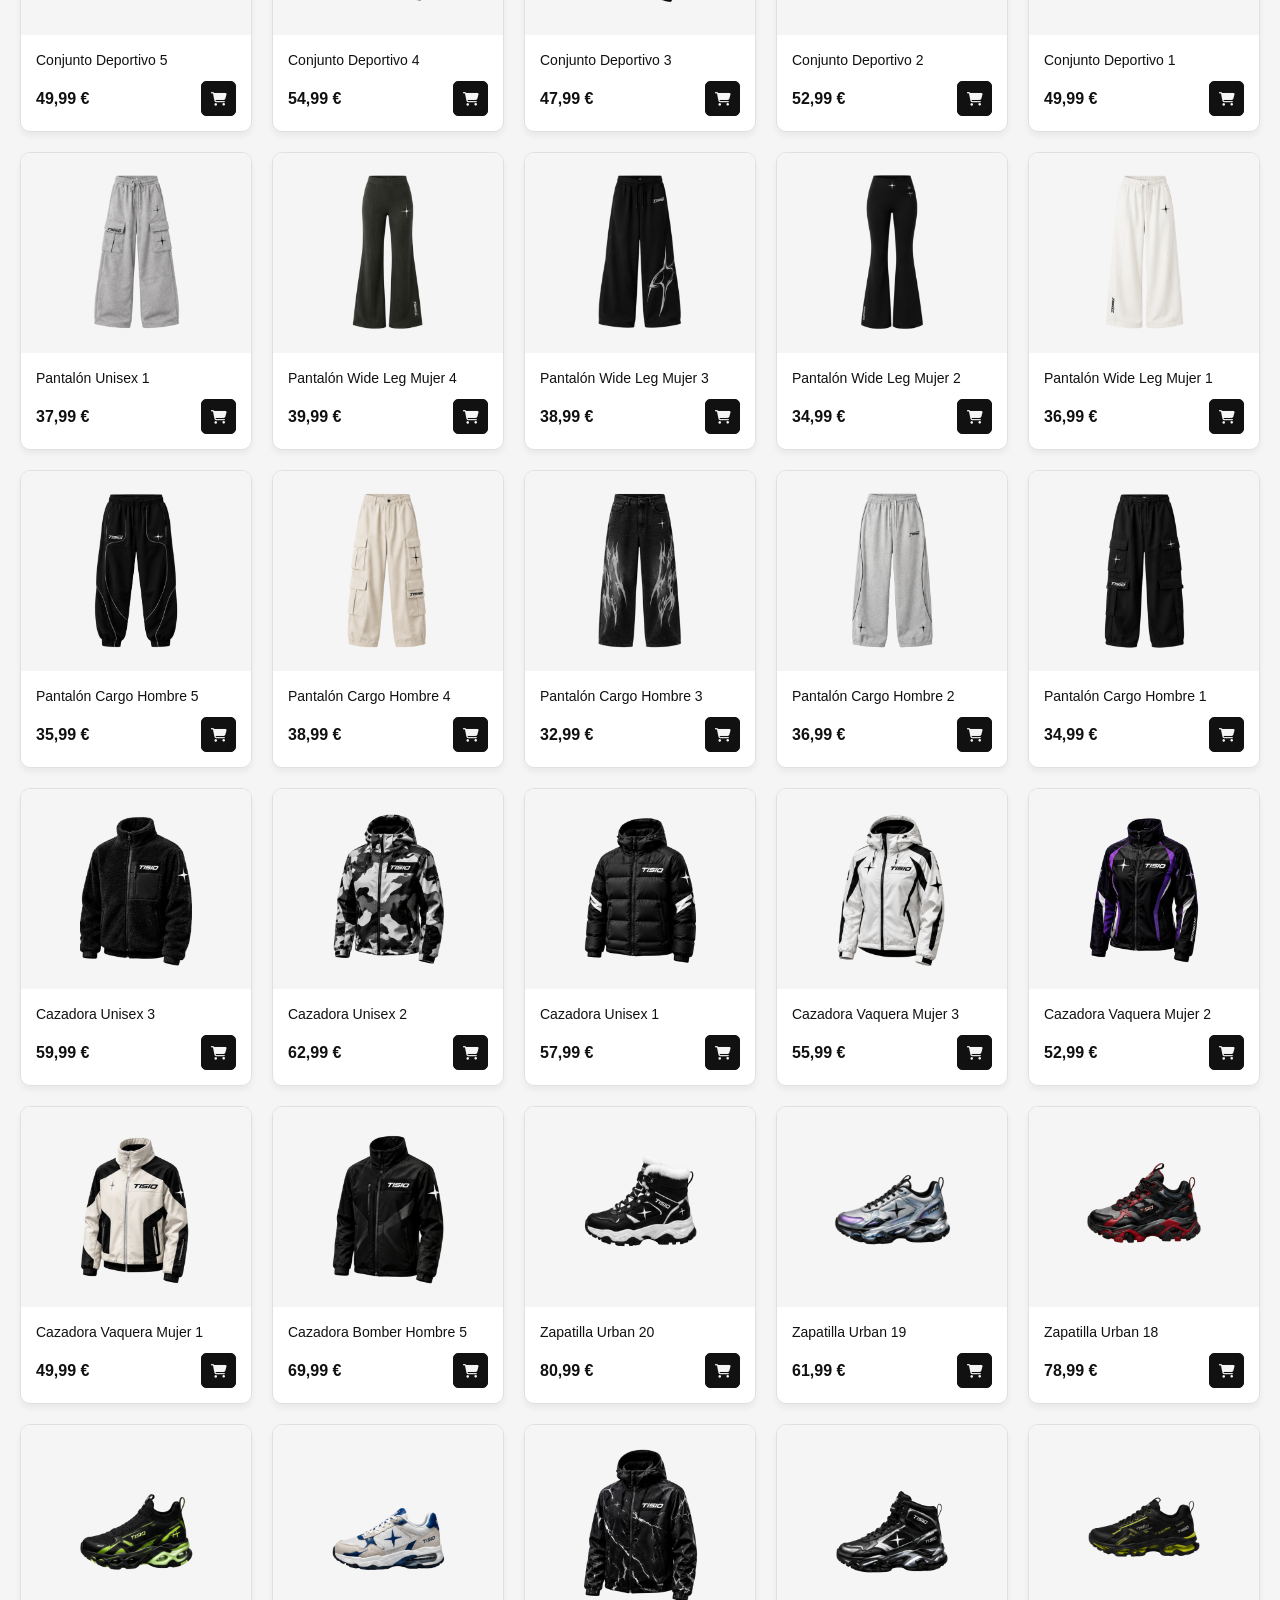
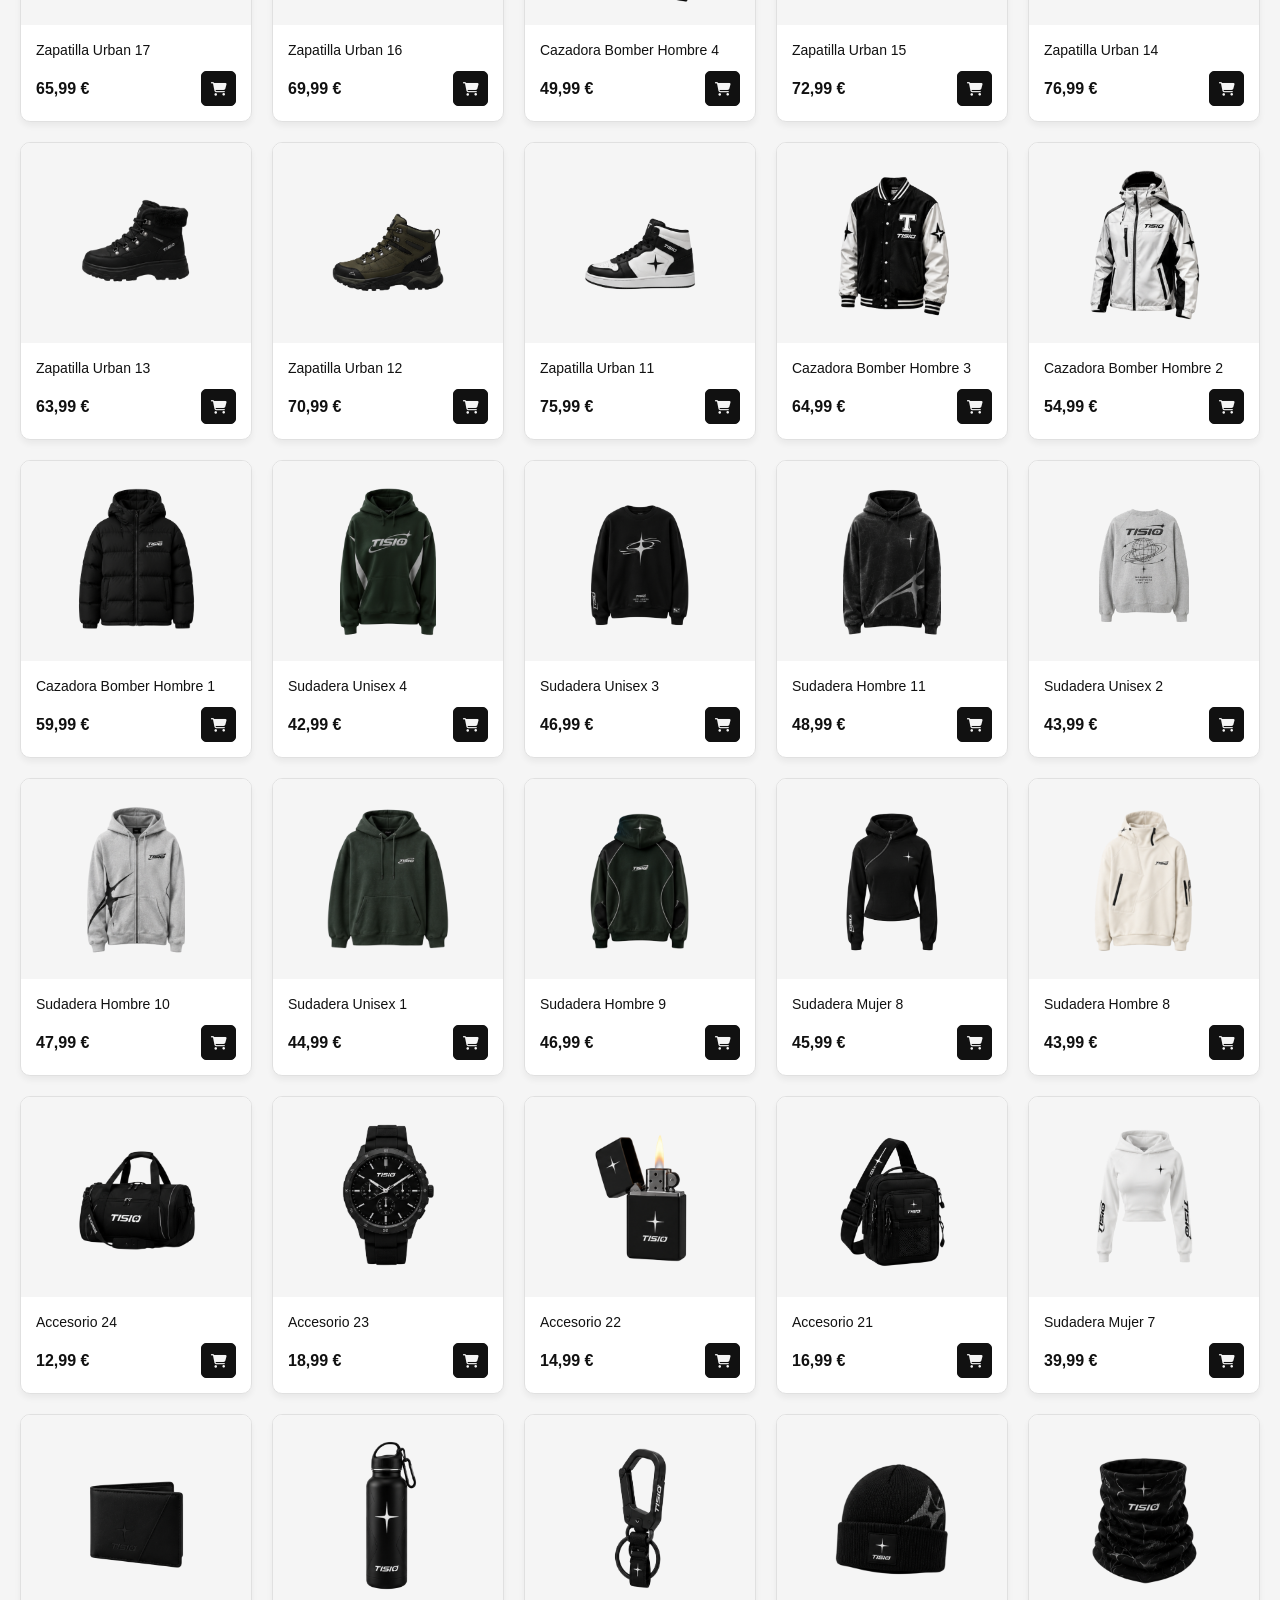
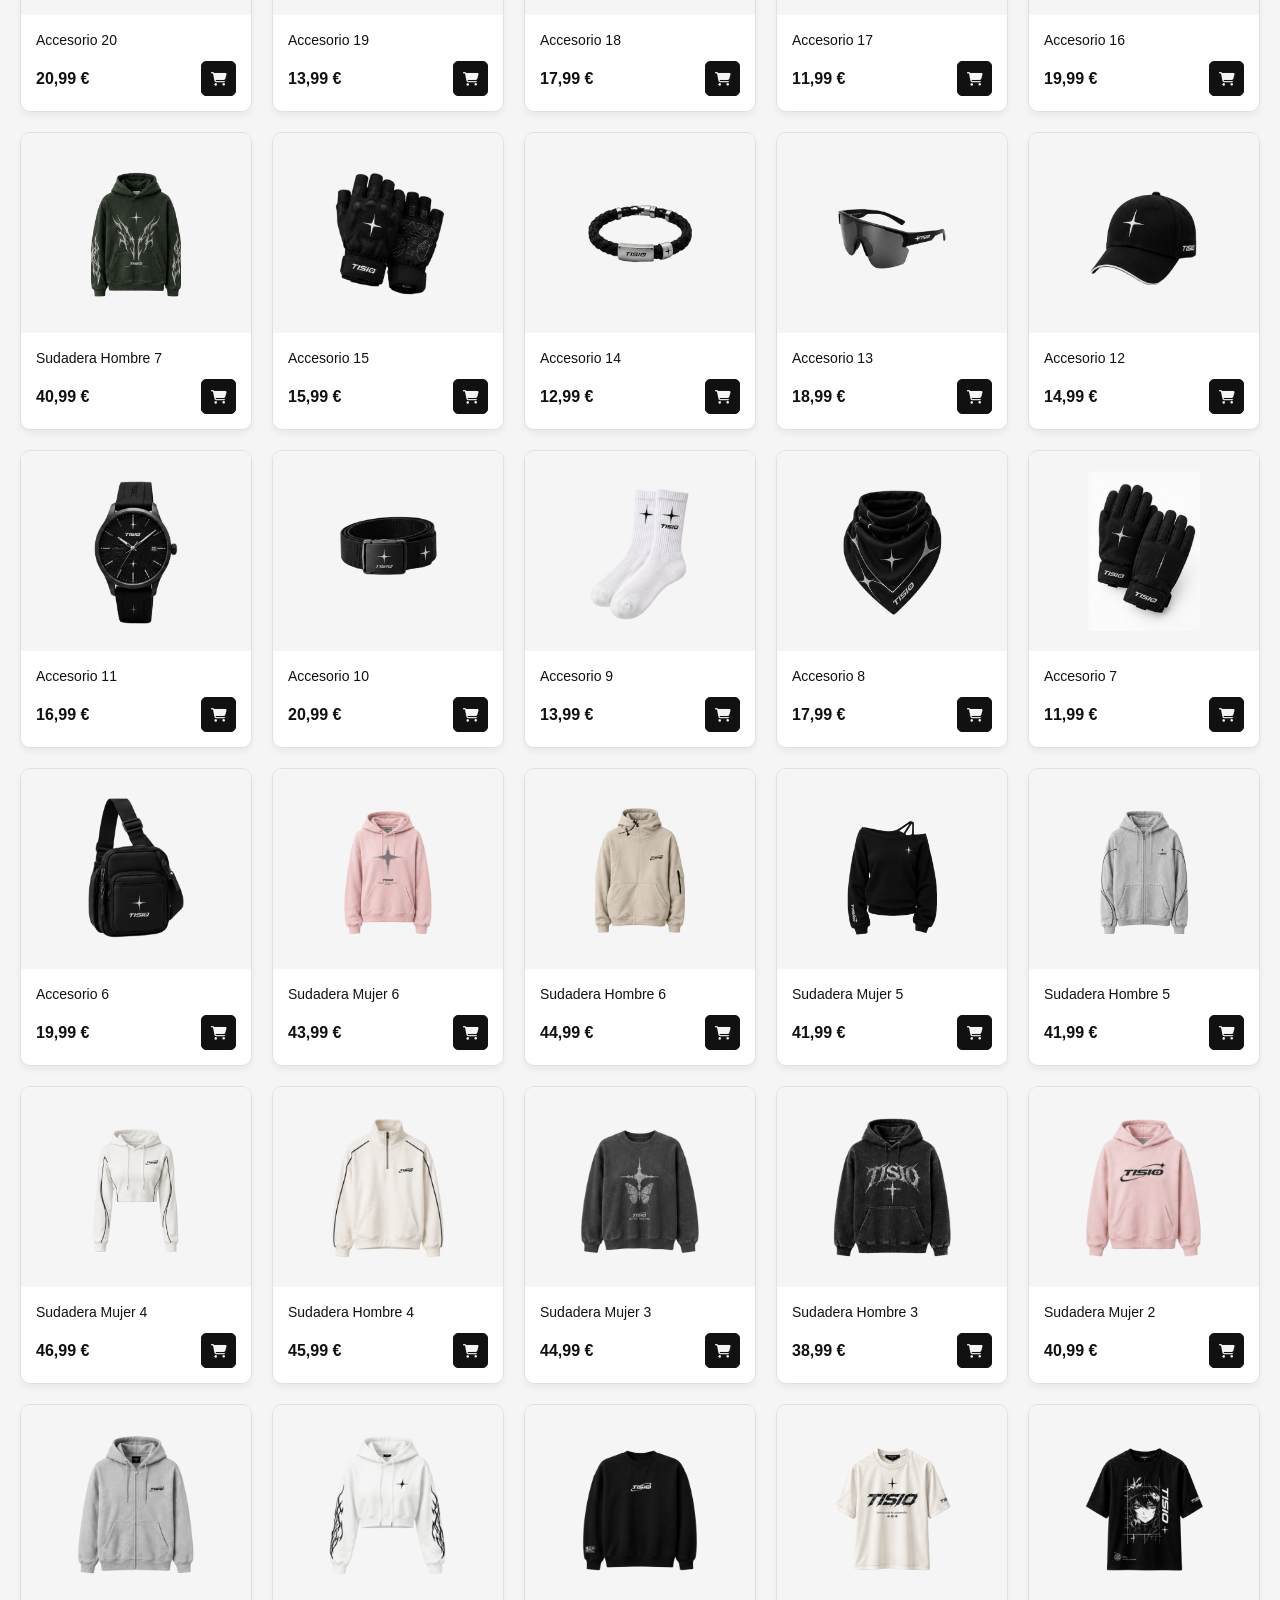
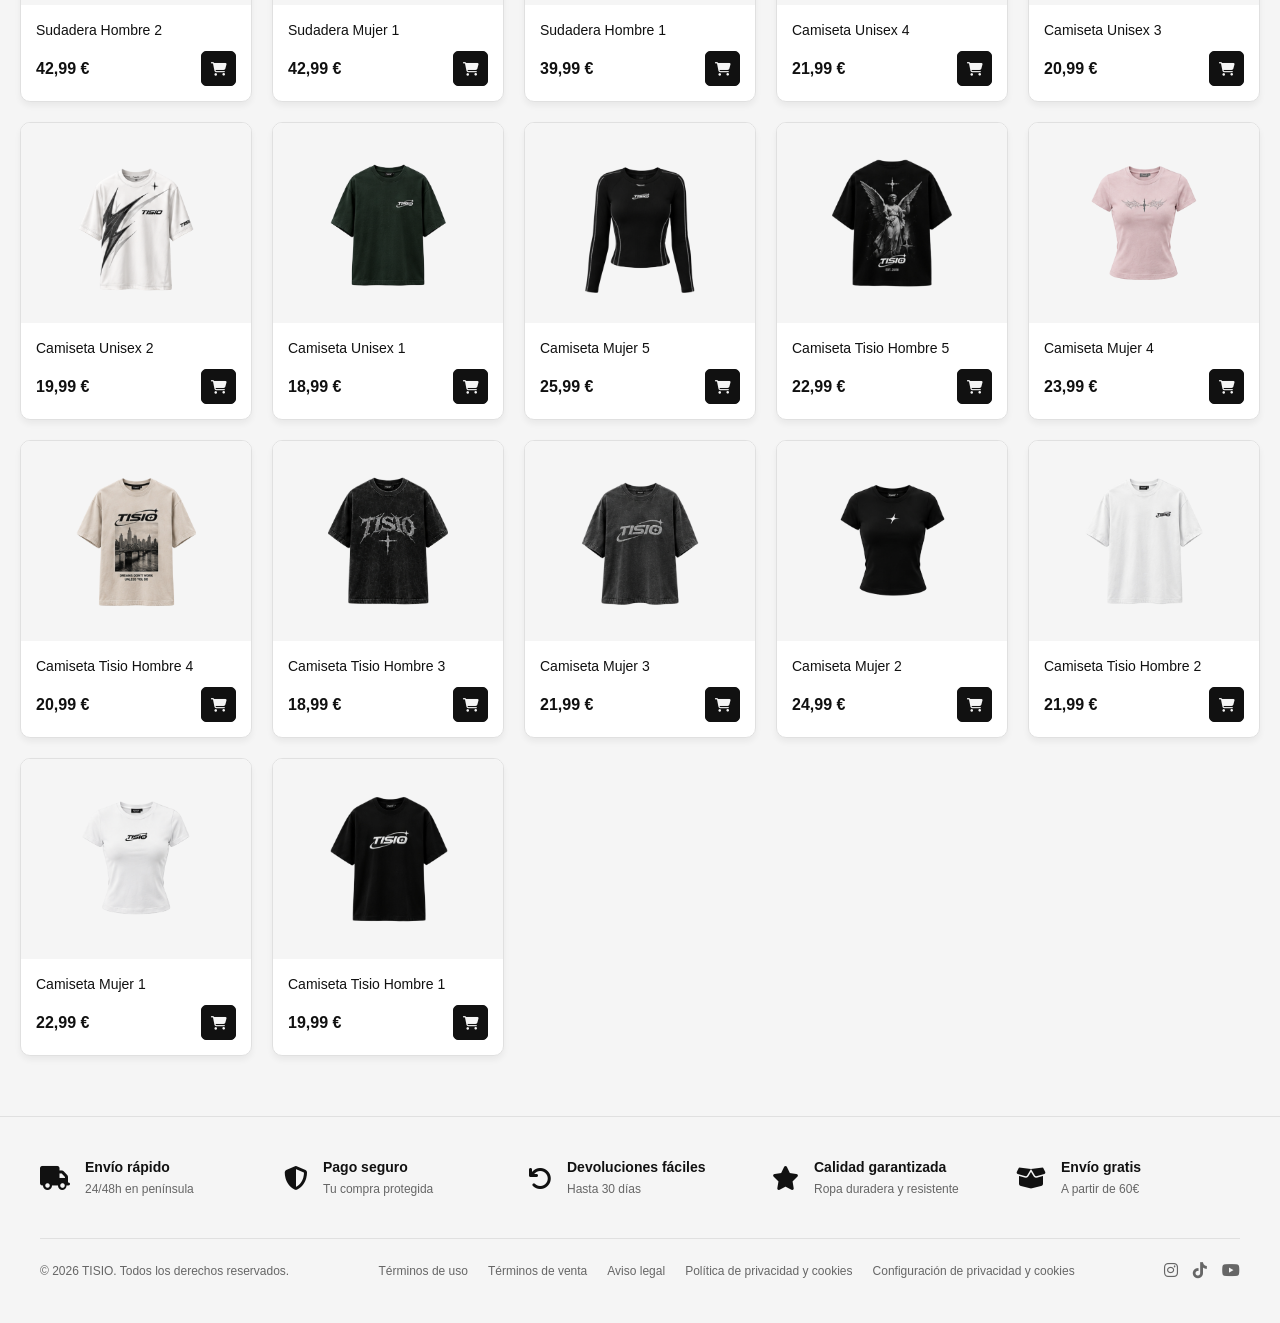
<file: webs/tienda.html>
<!DOCTYPE html>
<html lang="es">

<head>
    <meta charset="UTF-8">
    <meta name="viewport" content="width=device-width, initial-scale=1.0">
    <title>CATÁLOGO</title>
    <link rel="stylesheet" href="../css/estilos.css">
    <link rel="icon" href="../imagenes/icono.png">
    <link rel="stylesheet" href="https://cdnjs.cloudflare.com/ajax/libs/font-awesome/6.4.0/css/all.min.css">
</head>

<body>
    <!-- CABECERA-->
    <header class="header">
        <div class="logo">
            <a href="../index.html"><img src="../imagenes/logo_oscuro.png" alt="TISIO Logo" id="logo-tisio"></a>
        </div>
        <div class="header-icons">
            <!-- Buscador -->
            <div class="search-container">
                <i class="fas fa-search search-icon" id="search-icon"></i>
                <div class="search-bar" id="search-bar">
                    <input type="text" id="input-busqueda" placeholder="Buscar producto...">
                </div>
            </div>

            <!-- Menú Hamburguesa -->
            <div class="menu-hamburguesa-container">
                <button class="btn-hamburguesa" id="btn-menu"><i class="fas fa-bars"></i></button>
                <div class="menu-dropdown" id="menu-dropdown">
                    <a href="../index.html">Inicio</a>
                    <a href="tienda.html?nuevo=true">Novedades</a>
                    <a href="tienda.html?genero=hombre">Hombre</a>
                    <a href="tienda.html?genero=mujer">Mujer</a>
                    <a href="informacion.html">Sobre nosotros</a>
                </div>
            </div>

            <!-- Usuario -->
            <div id="header-user">
                <a href="login.html" aria-label="Iniciar sesión"><i class="far fa-user"></i></a>
            </div>

            <!-- Carrito-->
            <div class="cart-hover-container">
                <a href="cesta.html" class="cart-icon" style="text-decoration:none; color:var(--text-main);">
                    <i class="fas fa-shopping-cart"></i>
                    <span class="cart-count">0</span>
                </a>
                <div class="cart-dropdown">
                    <h4>Mi Cesta</h4>
                    <div id="lista-carrito-flotante" style="max-height: 250px; overflow-y: auto;">
                        <p style="text-align:center; color:var(--text-muted); padding: 20px;">Tu cesta está vacía</p>
                    </div>
                    <div class="cart-dropdown-total">
                        <span>Total:</span>
                        <span id="total-carrito-flotante">0,00 €</span>
                    </div>
                    <a href="cesta.html" class="btn-ver-cesta">VER CESTA</a>
                </div>
            </div>

            <!-- Tema -->
            <div class="theme-toggle" id="theme-toggle" style="cursor: pointer;">
                <i class="fas fa-sun active" id="icon-sun"></i>
                <i class="fas fa-moon" id="icon-moon"></i>
            </div>
        </div>
    </header>
    <!-- BARRA LATERAL -->
    <div class="main-container">
        <button id="btn-toggle-sidebar" style="left: 0;"><i class="fas fa-chevron-right"></i></button>
        <div class="sidebar-wrapper oculto">
            <aside class="sidebar">
                <h3>CATEGORÍAS</h3>
                <div class="filtro-grupo">
                    <button class="filtro-btn activo">Todas <i class="fas fa-chevron-down"></i></button>
                    <ul class="filtro-opciones abierto">
                        <li><a href="tienda.html">Toda la ropa</a></li>
                        <li><a href="tienda.html?nuevo=true">Nuevo</a></li>
                    </ul>
                </div>
                <div class="filtro-grupo">
                    <button class="filtro-btn">Género <i class="fas fa-chevron-down"></i></button>
                    <ul class="filtro-opciones">
                        <li><a href="tienda.html?genero=hombre">Hombre</a></li>
                        <li><a href="tienda.html?genero=mujer">Mujer</a></li>
                    </ul>
                </div>
                <div class="filtro-grupo">
                    <button class="filtro-btn">Tipo <i class="fas fa-chevron-down"></i></button>
                    <ul class="filtro-opciones">
                        <li><a href="tienda.html?tipo=sudaderas">Sudaderas</a></li>
                        <li><a href="tienda.html?tipo=cazadoras">Cazadoras</a></li>
                        <li><a href="tienda.html?tipo=camisetas">Camisetas</a></li>
                        <li><a href="tienda.html?tipo=pantalones">Pantalones</a></li>
                        <li><a href="tienda.html?tipo=pijamas">Pijamas</a></li>
                        <li><a href="tienda.html?tipo=conjuntos">Conjuntos</a></li>
                        <li><a href="tienda.html?tipo=calzado">Calzado</a></li>
                    </ul>
                </div>
            </aside>
        </div>
        <!-- CONTENIDO CATALOGO DINÁMICO-->
        <main class="content expandido">
            <div class="section-header"
                style="display: flex; justify-content: space-between; align-items: center; flex-wrap: wrap; gap: 15px;">
                <h2>Catálogo</h2>

                <div style="display: flex; align-items: center; gap: 20px;">
                    <p id="resultado-contador" style="margin: 0;"></p>

                    <!-- SELECT DE ORDENAR -->
                    <div class="ordenar-container">
                        <select id="select-orden" class="select-orden">
                            <option value="reciente">Más reciente</option>
                            <option value="antiguo">Más antiguo</option>
                            <option value="precio-asc">Precio: bajo-alto</option>
                            <option value="precio-desc">Precio: alto-bajo</option>
                            <option value="az">Nombre: A-Z</option>
                            <option value="za">Nombre: Z-A</option>
                        </select>
                    </div>
                </div>
            </div>
            <div class="product-grid" id="lista-productos"></div>
        </main>
    </div>

    <!-- PIE DE PÁGINA-->
    <footer class="footer">
        <div class="footer-features">
            <div class="feature"><i class="fas fa-truck"></i>
                <div><strong>Envío rápido</strong>
                    <p>24/48h en península</p>
                </div>
            </div>
            <div class="feature"><i class="fas fa-shield-alt"></i>
                <div><strong>Pago seguro</strong>
                    <p>Tu compra protegida</p>
                </div>
            </div>
            <div class="feature"><i class="fas fa-undo"></i>
                <div><strong>Devoluciones fáciles</strong>
                    <p>Hasta 30 días</p>
                </div>
            </div>
            <div class="feature"><i class="fas fa-star"></i>
                <div><strong>Calidad garantizada</strong>
                    <p>Ropa duradera y resistente</p>
                </div>
            </div>
            <div class="feature"><i class="fas fa-box-open"></i>
                <div><strong>Envío gratis</strong>
                    <p>A partir de 60€</p>
                </div>
            </div>
        </div>
        <div class="footer-bottom">
            <p>&copy; 2026 TISIO. Todos los derechos reservados.</p>
            <div class="footer-links">
                <a href="#">Términos de uso</a>
                <a href="#">Términos de venta</a>
                <a href="#">Aviso legal</a>
                <a href="#">Política de privacidad y cookies</a>
                <a href="#">Configuración de privacidad y cookies</a>
            </div>
            <div class="social-icons">
                <a href="https://www.instagram.com/tisioshop/" target="_blank" rel="noopener noreferrer"
                    title="Síguenos en Instagram">
                    <i class="fab fa-instagram"></i>
                </a>
                <a href="https://www.tiktok.com/@tisioshop.caceres" target="_blank" rel="noopener noreferrer"
                    title="Síguenos en TikTok">
                    <i class="fab fa-tiktok"></i>
                </a>
                <a href="https://www.youtube.com/@TisioShop-Caceres" target="_blank" rel="noopener noreferrer"
                    title="Síguenos en YouTube">
                    <i class="fab fa-youtube"></i>
                </a>
            </div>
        </div>
    </footer>

    <!-- SCRIPTS-->
    <script src="../js/tema.js"></script>
    <script src="../js/sidebar.js"></script>
    <script src="../js/datos-productos.js"></script>
    <script src="../js/tienda.js"></script>
    <script src="../js/menu.js"></script>
    <script src="../js/auth.js"></script>
    <script src="../js/carrito.js"></script>
</body>

</html>
</file>
<file: css/estilos.css>
:root {
    /* Tema claro */
    --bg-main: #f5f5f5;
    --bg-card: #ffffff;
    --bg-header: #ffffff;
    --text-main: #111111;
    --text-muted: #666666;
    --border-color: #e0e0e0;
    --btn-bg: #111111;
    --btn-text: #ffffff;
    --shadow: 0 4px 6px rgba(0, 0, 0, 0.05);
    --font-main: 'Arial', sans-serif;
    --sidebar-width: 240px;
}

/* Tema oscuro */
body.dark-theme {
    --bg-main: #0f0f0f;
    --bg-card: #1a1a1a;
    --bg-header: #0f0f0f;
    --text-main: #ffffff;
    --text-muted: #a0a0a0;
    --border-color: #2a2a2a;
    --btn-bg: #ffffff;
    --btn-text: #111111;
    --shadow: 0 4px 6px rgba(0, 0, 0, 0.3);
}

* {
    margin: 0;
    padding: 0;
    box-sizing: border-box;
}

body {
    background-color: var(--bg-main);
    color: var(--text-main);
    font-family: var(--font-main);
    line-height: 1.5;
    transition: background-color 0.3s, color 0.3s;
    overflow-x: hidden;
}

a {
    text-decoration: none;
    color: inherit;
}

ul {
    list-style: none;
}

/* HEADER*/
.header {
    display: flex;
    justify-content: space-between;
    align-items: center;
    padding: 15px 40px;
    background-color: var(--bg-header);
    border-bottom: 1px solid var(--border-color);
    position: sticky;
    top: 0;
    z-index: 100;
    transition: background-color 0.3s, border-color 0.3s;
}

.logo img {
    height: 40px;
}

.nav {
    display: flex;
    gap: 30px;
}

.nav a {
    font-size: 14px;
    color: var(--text-muted);
    transition: color 0.3s;
}

.nav a:hover,
.nav a.active {
    color: var(--text-main);
}

.nav a.active {
    border-bottom: 2px solid var(--text-main);
    padding-bottom: 5px;
}

.header-icons {
    display: flex;
    align-items: center;
    gap: 20px;
    font-size: 18px;
    color: var(--text-main);
}

.cart-icon {
    position: relative;
    cursor: pointer;
}

.cart-count {
    position: absolute;
    top: -8px;
    right: -8px;
    background-color: var(--text-main);
    color: var(--bg-main);
    font-size: 10px;
    font-weight: bold;
    padding: 2px 6px;
    border-radius: 50%;
    transition: transform 0.2s ease;
}

.theme-toggle {
    display: flex;
    gap: 10px;
    background: var(--bg-card);
    padding: 5px 10px;
    border-radius: 20px;
    font-size: 14px;
    border: 1px solid var(--border-color);
    cursor: pointer;
}

.theme-toggle .active {
    color: var(--text-main) !important;
}

/* CARRITO FLOTANTE */
.cart-hover-container {
    position: relative;
    display: inline-block;
}

.cart-dropdown {
    position: absolute;
    top: 100%;
    right: 0;
    width: 320px;
    background-color: var(--bg-card);
    border: 1px solid var(--border-color);
    border-radius: 12px;
    box-shadow: 0 10px 25px rgba(0, 0, 0, 0.15);
    padding: 20px;
    z-index: 1000;
    opacity: 0;
    visibility: hidden;
    transform: translateY(10px);
    transition: all 0.3s ease;
    margin-top: 15px;
}

.cart-dropdown::before {
    content: '';
    position: absolute;
    top: -8px;
    right: 20px;
    width: 16px;
    height: 16px;
    background-color: var(--bg-card);
    border-left: 1px solid var(--border-color);
    border-top: 1px solid var(--border-color);
    transform: rotate(45deg);
}

.cart-hover-container:hover .cart-dropdown {
    opacity: 1;
    visibility: visible;
    transform: translateY(0);
}

.cart-dropdown h4 {
    font-size: 16px;
    margin-bottom: 15px;
    border-bottom: 1px solid var(--border-color);
    padding-bottom: 10px;
}

.cart-dropdown-total {
    display: flex;
    justify-content: space-between;
    font-weight: bold;
    margin-top: 15px;
    padding-top: 15px;
    border-top: 1px solid var(--border-color);
}

.btn-ver-cesta {
    display: block;
    width: 100%;
    background-color: var(--btn-bg);
    color: var(--btn-text);
    text-align: center;
    padding: 12px;
    border-radius: 8px;
    margin-top: 15px;
    font-weight: bold;
    text-decoration: none;
    transition: opacity 0.3s;
}

.btn-ver-cesta:hover {
    opacity: 0.8;
}

/* ESTRUCTURA PRINCIPAL*/
.main-container {
    display: flex;
    max-width: 1400px;
    margin: 0 auto;
    padding: 20px;
    gap: 30px;
    position: relative;
}

/* --- BARRA LATERAL BOTÓN -- */
#btn-toggle-sidebar {
    position: fixed;
    top: 50%;
    left: 0;
    transform: translateY(-50%);
    z-index: 1002;
    background-color: var(--bg-card);
    border: 1px solid var(--border-color);
    border-left: none;
    color: var(--text-main);
    padding: 15px 10px;
    border-radius: 0 8px 8px 0;
    cursor: pointer;
    box-shadow: 2px 0 8px rgba(0, 0, 0, 0.1);
    font-size: 18px;
    transition: background-color 0.3s, left 0.3s ease;
}

#btn-toggle-sidebar:hover {
    background-color: var(--border-color);
}

/* --- BARRA LATERAL --- */
.sidebar-wrapper {
    position: fixed;
    top: 0;
    left: 0;
    height: 100vh;
    width: var(--sidebar-width);
    background-color: var(--bg-card);
    padding: 80px 20px 20px 20px;
    box-shadow: 2px 0 10px rgba(0, 0, 0, 0.1);
    z-index: 1000;
    transition: transform 0.3s ease;
    transform: translateX(0);
}

.sidebar-wrapper.oculto {
    transform: translateX(-100%);
}

/* CONTENIDO PRINCIPAL */
.content {
    flex: 1;
    min-width: 0;
    transition: margin-left 0.3s ease;
    margin-left: var(--sidebar-width);
}

.content.expandido {
    margin-left: 0;
}

/* Estilos barra lateral */
.sidebar h3 {
    font-size: 12px;
    color: var(--text-muted);
    letter-spacing: 1px;
    margin-bottom: 20px;
    text-transform: uppercase;
}

.filtro-grupo {
    margin-bottom: 10px;
    border-bottom: 1px solid var(--border-color);
}

.filtro-btn {
    width: 100%;
    text-align: left;
    background: none;
    border: none;
    font-size: 14px;
    font-weight: bold;
    color: var(--text-main);
    padding: 12px 0;
    cursor: pointer;
    display: flex;
    justify-content: space-between;
    align-items: center;
}

.filtro-btn i {
    transition: transform 0.3s;
}

.filtro-btn.activo i {
    transform: rotate(180deg);
}

.filtro-opciones {
    display: none;
    padding-left: 10px;
    padding-bottom: 10px;
}

.filtro-opciones.abierto {
    display: block;
}

.filtro-opciones li {
    margin-bottom: 8px;
}

.filtro-opciones a {
    font-size: 14px;
    color: var(--text-muted);
    transition: color 0.3s;
}

.filtro-opciones a:hover,
.filtro-opciones a.active {
    color: var(--text-main);
    font-weight: bold;
}

/* HERO (CARRUSEL)*/
.hero {
    position: relative;
    height: 500px;
    border-radius: 12px;
    overflow: hidden;
    margin-bottom: 30px;
    background-color: var(--bg-card);
    box-shadow: var(--shadow);
}

.hero-image {
    position: absolute;
    top: 0;
    left: 0;
    width: 100%;
    height: 100%;
    z-index: 1;
}

.hero-image img {
    width: 100%;
    height: 100%;
    object-fit: cover;
    object-position: center;
}

.hero-overlay {
    position: absolute;
    top: 0;
    left: 0;
    width: 100%;
    height: 100%;
    background: linear-gradient(to right, rgba(0, 0, 0, 0.85) 0%, rgba(0, 0, 0, 0.4) 50%, transparent 100%);
}

.hero-text {
    position: relative;
    z-index: 2;
    padding: 80px 60px;
    max-width: 600px;
    color: #ffffff;
}

.hero-subtitle {
    font-size: 14px;
    letter-spacing: 6px;
    color: #cccccc;
    display: block;
    margin-bottom: 15px;
    text-transform: uppercase;
}

.hero-text h1 {
    font-size: 65px;
    font-weight: 900;
    line-height: 1;
    margin-bottom: 20px;
    text-transform: uppercase;
    color: #ffffff;
}

.hero-text p {
    font-size: 18px;
    color: #e0e0e0;
    margin-bottom: 30px;
}

.hero-arrow {
    position: absolute;
    top: 50%;
    transform: translateY(-50%);
    background: rgba(0, 0, 0, 0.4);
    color: white;
    border: 1px solid rgba(255, 255, 255, 0.3);
    width: 50px;
    height: 50px;
    border-radius: 50%;
    cursor: pointer;
    z-index: 3;
    display: flex;
    align-items: center;
    justify-content: center;
    font-size: 20px;
    transition: background 0.3s;
}

.hero-arrow:hover {
    background: rgba(0, 0, 0, 0.8);
}

.hero-arrow.prev {
    left: 20px;
}

.hero-arrow.next {
    right: 20px;
}

.hero-dots {
    position: absolute;
    bottom: 30px;
    left: 60px;
    display: flex;
    gap: 10px;
    z-index: 3;
}

.dot {
    width: 10px;
    height: 10px;
    border-radius: 50%;
    background-color: rgba(255, 255, 255, 0.3);
    cursor: pointer;
    transition: background 0.3s;
}

.dot.active {
    background-color: #ffffff;
}

/* CATEGORÍAS (SLIDER HORIZONTAL) */
.category-slider-container {
    position: relative;
    display: flex;
    align-items: center;
    gap: 10px;
    margin-bottom: 50px;
}

.category-grid {
    display: flex;
    gap: 20px;
    overflow-x: auto;
    scroll-behavior: smooth;
    padding: 10px 0;
    scrollbar-width: none;
}
.category-grid::-webkit-scrollbar {
    display: none;
}

.category-grid .cat-card {
    flex: 0 0 auto;
    width: 220px;
    aspect-ratio: 4 / 5;
}

.cat-card {
    position: relative;
    display: flex;
    align-items: center;
    justify-content: center;
    overflow: hidden;
    min-width: 0;
    border-radius: 10px;
    cursor: pointer;
    box-shadow: var(--shadow);
    transition: transform 0.4s cubic-bezier(0.25, 0.8, 0.25, 1), box-shadow 0.4s ease;
    will-change: transform;
    border: 1px solid var(--border-color);
}

.cat-card:hover {
    transform: scale(1.03) translateY(-5px);
    z-index: 10;
    box-shadow:
        0 15px 30px rgba(0, 0, 0, 0.1),
        inset 0 -2px 0 rgba(0, 0, 0, 0.1);
    border-color: var(--text-main);
}

.cat-card>img {
    display: block;
    width: 100%;
    height: 100%;
    object-fit: cover;
    object-position: center;
    padding: 0;
    box-sizing: border-box;
    transition: transform 0.4s ease;
}

.cat-card:hover>img {
    transform: scale(1.05);
}

.cat-card .cat-info {
    position: absolute;
    z-index: 2;
    left: 0;
    right: 0;
    bottom: 0;
    padding: 20px;
    background: linear-gradient(to top, rgba(0, 0, 0, 0.9), transparent);
    color: #ffffff;
    width: 100%;
    transition: padding-bottom 0.4s ease;
}

.cat-card:hover .cat-info {
    padding-bottom: 25px;
}

.cat-info h4 {
    font-size: 18px;
    margin-bottom: 5px;
    text-transform: uppercase;
}

.cat-info a {
    font-size: 12px;
    color: #cccccc;
    display: flex;
    align-items: center;
    gap: 5px;
}

.slider-arrow {
    flex-shrink: 0;
    background-color: var(--bg-card);
    border: 1px solid var(--border-color);
    color: var(--text-main);
    width: 40px;
    height: 40px;
    border-radius: 50%;
    cursor: pointer;
    display: flex;
    align-items: center;
    justify-content: center;
    font-size: 16px;
    box-shadow: var(--shadow);
    transition: background-color 0.3s, transform 0.3s;
    z-index: 2;
}

.slider-arrow:hover {
    background-color: var(--text-main);
    color: var(--bg-main);
    transform: scale(1.1);
}

/* PRODUCTOS DESTACADOS (NUEVOS)  */
.featured-products {
    margin-bottom: 50px;
}

.section-header {
    display: flex;
    justify-content: space-between;
    align-items: center;
    margin-bottom: 20px;
}

.section-header h2 {
    font-size: 24px;
    font-weight: bold;
}

.view-all {
    font-size: 14px;
    color: var(--text-muted);
    display: flex;
    align-items: center;
    gap: 5px;
    transition: color 0.3s;
}

.view-all:hover {
    color: var(--text-main);
}

.product-grid {
    display: grid;
    grid-template-columns: repeat(auto-fill, minmax(220px, 1fr));
    gap: 20px;
}

.product-card {
    background-color: var(--bg-card);
    border-radius: 10px;
    overflow: hidden;
    box-shadow: var(--shadow);
    transition: transform 0.4s cubic-bezier(0.25, 0.8, 0.25, 1), box-shadow 0.4s ease;
    will-change: transform;
    display: block;
    color: inherit;
    text-decoration: none;
    border: 1px solid var(--border-color);
}

.product-card:hover {
    transform: scale(1.03) translateY(-5px);
    z-index: 10;
    box-shadow:
        0 15px 30px rgba(0, 0, 0, 0.1),
        inset 0 -2px 0 rgba(0, 0, 0, 0.1);
    border-color: var(--text-main);
}

.product-img {
    position: relative;
    height: 200px;
    background-color: var(--bg-main);
    display: flex;
    align-items: center;
    justify-content: center;
    padding: 20px;
    transition: background-color 0.3s;
}

.product-img img {
    max-width: 100%;
    max-height: 100%;
    object-fit: contain;
    transition: transform 0.4s ease;
}

.product-card:hover .product-img img {
    transform: scale(1.05);
}

.badge {
    position: absolute;
    top: 10px;
    left: 10px;
    background-color: var(--text-main);
    color: var(--bg-main);
    font-size: 10px;
    font-weight: bold;
    padding: 4px 8px;
    border-radius: 4px;
    text-transform: uppercase;
    z-index: 2;
}

.badge.best-seller {
    background-color: var(--text-muted);
    color: var(--bg-card);
}

.product-info {
    padding: 15px;
}

.product-info h4 {
    font-size: 14px;
    margin-bottom: 10px;
    font-weight: normal;
}

.price-cart {
    display: flex;
    justify-content: space-between;
    align-items: center;
}

.price {
    font-weight: bold;
    font-size: 16px;
}

/* BOTÓN AÑADIR AL CARRITO */
.add-cart {
    background-color: var(--text-main);
    color: var(--bg-main);
    border: 1px solid var(--text-main);
    width: 35px;
    height: 35px;
    border-radius: 5px;
    cursor: pointer;
    transition: all 0.3s;
    display: flex;
    align-items: center;
    justify-content: center;
    font-size: 14px;
}

.add-cart:hover {
    background-color: transparent;
    color: var(--text-main);
    transform: scale(1.05);
}

/* PIE DE PÁGINA */
.footer {
    border-top: 1px solid var(--border-color);
    padding: 40px;
    margin-top: 40px;
    background-color: var(--bg-main);
    transition: background-color 0.3s;
}

.footer-features {
    display: flex;
    justify-content: space-between;
    flex-wrap: wrap;
    gap: 20px;
    margin-bottom: 40px;
}

.feature {
    display: flex;
    align-items: center;
    gap: 15px;
    flex: 1;
    min-width: 180px;
}

.feature i {
    font-size: 24px;
    color: var(--text-main);
}

.feature strong {
    display: block;
    font-size: 14px;
    margin-bottom: 2px;
}

.feature p {
    font-size: 12px;
    color: var(--text-muted);
}

.footer-bottom {
    display: flex;
    justify-content: space-between;
    align-items: center;
    flex-wrap: wrap;
    gap: 20px;
    border-top: 1px solid var(--border-color);
    padding-top: 20px;
    font-size: 12px;
    color: var(--text-muted);
}

.footer-links {
    display: flex;
    gap: 20px;
    flex-wrap: wrap;
}

.footer-links a:hover {
    color: var(--text-main);
}

.social-icons {
    display: flex;
    gap: 15px;
    font-size: 16px;
}

.social-icons i {
    cursor: pointer;
    transition: color 0.3s;
}

.social-icons i:hover {
    color: var(--text-main);
}

/* ARTICULO INFORMACION*/
.detalle-container {
    display: grid;
    grid-template-columns: 1fr 1fr;
    gap: 40px;
    background-color: var(--bg-card);
    padding: 40px;
    border-radius: 12px;
    box-shadow: var(--shadow);
    margin-top: 20px;
}

.producto-imagen img {
    width: 100%;
    border-radius: 8px;
    object-fit: cover;
}

.producto-info h1 {
    font-size: 32px;
    margin-bottom: 10px;
}

.precio-grande {
    font-size: 24px;
    font-weight: bold;
    color: var(--text-main);
    margin-bottom: 20px;
}

.descripcion {
    font-size: 16px;
    line-height: 1.6;
    color: var(--text-muted);
    margin-bottom: 30px;
}

.tallas-grid {
    display: flex;
    flex-wrap: wrap;
    gap: 10px;
    margin-bottom: 20px;
}

.talla-btn {
    background-color: var(--bg-main);
    border: 1px solid var(--border-color);
    color: var(--text-main);
    padding: 10px 15px;
    border-radius: 6px;
    cursor: pointer;
    display: flex;
    flex-direction: column;
    align-items: center;
    transition: all 0.3s;
}

.talla-btn:hover:not(:disabled) {
    border-color: var(--text-main);
}

.talla-btn:disabled {
    opacity: 0.5;
    cursor: not-allowed;
}

.stock-info {
    font-size: 10px;
    color: var(--text-muted);
    margin-top: 5px;
}

/* PÁGINA DE LOGIN  */
.login-wrapper {
    flex: 1;
    display: flex;
    justify-content: center;
    align-items: center;
    padding: 40px 20px;
    perspective: 1200px;
}

.flip-card {
    width: 100%;
    max-width: 420px;
    height: 520px;
}

.flip-card-inner {
    position: relative;
    width: 100%;
    height: 100%;
    text-align: center;
    transition: transform 0.8s;
    transform-style: preserve-3d;
}

.flip-card-inner.flipped {
    transform: rotateY(180deg);
}

.flip-card-front, .flip-card-back {
    position: absolute;
    width: 100%;
    height: 100%;
    -webkit-backface-visibility: hidden;
    backface-visibility: hidden;
    background-color: var(--bg-card);
    border-radius: 16px;
    box-shadow: var(--shadow);
    padding: 40px 30px;
    display: flex;
    flex-direction: column;
    justify-content: space-between;
}

.flip-card-back {
    transform: rotateY(180deg);
}

.login-header h2 {
    font-size: 28px;
    font-weight: 800;
    margin-bottom: 10px;
    text-transform: uppercase;
}

.login-header p {
    font-size: 14px;
    color: var(--text-muted);
    margin-bottom: 30px;
}

.login-form {
    display: flex;
    flex-direction: column;
    gap: 15px;
}

.input-group {
    position: relative;
    display: flex;
    align-items: center;
    background-color: var(--bg-main);
    border: 1px solid var(--border-color);
    border-radius: 8px;
    padding: 0 15px;
    transition: border-color 0.3s;
}

.input-group:focus-within {
    border-color: var(--text-main);
}

.input-group > i:first-child {
    color: var(--text-muted);
    font-size: 16px;
    margin-right: 10px;
}

.input-group input {
    width: 100%;
    padding: 15px 0;
    background: transparent;
    border: none;
    outline: none;
    color: var(--text-main);
    font-size: 14px;
}

.input-group input::placeholder {
    color: var(--text-muted);
}

.password-wrapper {
    position: relative;
}

.toggle-password {
    position: absolute;
    right: 15px;
    top: 50%;
    transform: translateY(-50%);
    cursor: pointer;
    color: var(--text-muted);
    font-size: 16px;
    z-index: 10;
    transition: color 0.3s;
}

.toggle-password:hover {
    color: var(--text-main);
}

.password-wrapper input {
    padding-right: 40px !important;
}

.btn-login {
    background-color: var(--btn-bg);
    color: var(--btn-text);
    border: none;
    padding: 15px;
    border-radius: 8px;
    font-size: 16px;
    font-weight: bold;
    cursor: pointer;
    transition: transform 0.2s, opacity 0.2s;
    margin-top: 10px;
}

.btn-login:hover {
    transform: scale(1.02);
    opacity: 0.9;
}

.form-footer {
    text-align: right;
    margin-top: 10px;
}

.form-footer a {
    font-size: 12px;
    color: var(--text-muted);
    transition: color 0.3s;
}

.form-footer a:hover {
    color: var(--text-main);
}

.flip-toggle {
    margin-top: 20px;
    font-size: 14px;
    color: var(--text-muted);
    border-top: 1px solid var(--border-color);
    padding-top: 20px;
}

.flip-toggle span {
    color: var(--text-main);
    font-weight: bold;
    cursor: pointer;
    text-decoration: underline;
    transition: opacity 0.2s;
}

.flip-toggle span:hover {
    opacity: 0.7;
}

@media (max-width: 768px) {
    .flip-card {
        height: 550px;
    }
}

/* PÁGINA DE CESTA PANTALLA COMPLETA */
.cesta-layout {
    display: grid;
    grid-template-columns: 2fr 1fr;
    gap: 30px;
    margin-top: 20px;
}

.cesta-items {
    background-color: var(--bg-card);
    border-radius: 12px;
    padding: 20px;
    box-shadow: var(--shadow);
}

.cesta-item {
    display: flex;
    align-items: center;
    gap: 20px;
    padding: 20px 0;
    border-bottom: 1px solid var(--border-color);
}

.cesta-item img {
    width: 100px;
    height: 100px;
    object-fit: cover;
    border-radius: 8px;
}

.cesta-item-info {
    flex: 1;
}

.cesta-item-info h4 {
    font-size: 16px;
    margin-bottom: 5px;
}

.cesta-item-info p {
    font-size: 14px;
    color: var(--text-muted);
}

.cesta-resumen {
    background-color: var(--bg-card);
    border-radius: 12px;
    padding: 25px;
    box-shadow: var(--shadow);
    height: fit-content;
    position: sticky;
    top: 100px;
}

.cesta-resumen h3 {
    font-size: 18px;
    margin-bottom: 20px;
    border-bottom: 1px solid var(--border-color);
    padding-bottom: 10px;
}

.resumen-linea {
    display: flex;
    justify-content: space-between;
    margin-bottom: 15px;
    font-size: 14px;
}

.resumen-total {
    display: flex;
    justify-content: space-between;
    font-weight: bold;
    font-size: 20px;
    margin-top: 20px;
    padding-top: 15px;
    border-top: 2px solid var(--border-color);
}

.btn-comprar {
    width: 100%;
    padding: 15px;
    background-color: var(--btn-bg);
    color: var(--btn-text);
    border: none;
    border-radius: 8px;
    font-size: 16px;
    font-weight: bold;
    cursor: pointer;
    margin-top: 20px;
}

.cesta-item-controls {
    display: flex;
    align-items: center;
    gap: 15px;
    margin-top: 10px;
}

.cesta-item-controls .btn-remove-cesta {
    background: none;
    border: none;
    color: #ff4d4d;
    cursor: pointer;
    font-size: 16px;
    transition: transform 0.2s, color 0.2s;
    display: flex;
    align-items: center;
    justify-content: center;
}

.cesta-item-controls .btn-remove-cesta:hover {
    color: #cc0000;
    transform: scale(1.1);
}

.select-talla-cesta {
    padding: 5px 10px;
    border-radius: 5px;
    border: 1px solid var(--border-color);
    background-color: var(--bg-main);
    color: var(--text-main);
    font-family: var(--font-main);
    font-size: 13px;
    cursor: pointer;
    outline: none;
}

.select-talla-cesta:focus {
    border-color: var(--text-main);
}

.cantidad-control {
    display: flex;
    align-items: center;
    border: 1px solid var(--border-color);
    border-radius: 5px;
    overflow: hidden;
    background-color: var(--bg-main);
}

.cantidad-control button {
    background: none;
    border: none;
    color: var(--text-main);
    width: 30px;
    height: 30px;
    cursor: pointer;
    font-size: 14px;
    font-weight: bold;
    transition: background 0.2s;
    display: flex;
    align-items: center;
    justify-content: center;
}

.cantidad-control button:hover {
    background-color: var(--border-color);
}

.cantidad-control span {
    width: 30px;
    text-align: center;
    font-size: 14px;
    font-weight: bold;
}

/* RESPONSIVE*/
@media (max-width: 1200px) {
    .product-grid {
        grid-template-columns: repeat(auto-fill, minmax(200px, 1fr));
    }
}

@media (max-width: 992px) {
    .main-container {
        flex-direction: column;
    }

    .hero-text h1 {
        font-size: 50px;
    }

    .hero-text {
        padding: 60px 40px;
    }

    .content {
        margin-left: 0 !important;
    }

    .sidebar-wrapper {
        transform: translateX(-100%);
    }

    .sidebar-wrapper:not(.oculto) {
        transform: translateX(0);
    }

    .detalle-container {
        grid-template-columns: 1fr;
    }

    .cesta-layout {
        grid-template-columns: 1fr;
    }
}

@media (max-width: 576px) {
    .header {
        flex-wrap: wrap;
        padding: 15px 20px;
    }

    .nav {
        order: 3;
        width: 100%;
        justify-content: space-between;
        margin-top: 15px;
        font-size: 12px;
    }

    .hero {
        height: 400px;
    }

    .hero-text {
        padding: 40px 20px;
    }

    .hero-text h1 {
        font-size: 36px;
    }

    .hero-text p {
        font-size: 16px;
    }

    .footer-features {
        flex-direction: column;
    }

    .footer-bottom {
        flex-direction: column;
        text-align: center;
    }
}

/* PÁGINA DE INFORMACIÓN Y CONTACTO */
.info-container {
    max-width: 1000px;
    margin: 40px auto;
    padding: 0 20px;
}

.about-section {
    background-color: var(--bg-card);
    padding: 40px;
    border-radius: 12px;
    box-shadow: var(--shadow);
    margin-bottom: 40px;
    border: 1px solid var(--border-color);
}

.about-section h1 {
    font-size: 32px;
    margin-bottom: 20px;
    text-transform: uppercase;
    border-bottom: 2px solid var(--text-main);
    display: inline-block;
    padding-bottom: 5px;
}

.about-section p {
    font-size: 16px;
    line-height: 1.8;
    color: var(--text-muted);
    margin-bottom: 15px;
}

.contact-section {
    background-color: var(--bg-card);
    padding: 40px;
    border-radius: 12px;
    box-shadow: var(--shadow);
    border: 1px solid var(--border-color);
}

.contact-section h2 {
    font-size: 24px;
    margin-bottom: 10px;
    text-align: center;
}

.contact-section p.subtitle {
    text-align: center;
    color: var(--text-muted);
    margin-bottom: 30px;
    font-size: 14px;
}

.form-grid {
    display: grid;
    grid-template-columns: 1fr 1fr;
    gap: 20px;
}

.form-group-contact {
    display: flex;
    flex-direction: column;
}

.form-group-contact.full-width {
    grid-column: 1 / -1;
}

.form-group-contact label {
    font-size: 14px;
    font-weight: bold;
    margin-bottom: 8px;
    color: var(--text-main);
}

.form-group-contact input,
.form-group-contact textarea {
    width: 100%;
    padding: 12px 15px;
    border: 1px solid var(--border-color);
    border-radius: 8px;
    background-color: var(--bg-main);
    color: var(--text-main);
    font-family: var(--font-main);
    font-size: 14px;
    transition: border-color 0.3s;
}

.form-group-contact input:focus,
.form-group-contact textarea:focus {
    outline: none;
    border-color: var(--text-main);
}

.form-group-contact textarea {
    resize: vertical;
    min-height: 120px;
}

.btn-enviar {
    grid-column: 1 / -1;
    padding: 15px;
    background-color: var(--btn-bg);
    color: var(--btn-text);
    border: none;
    border-radius: 8px;
    font-size: 16px;
    font-weight: bold;
    cursor: pointer;
    transition: opacity 0.3s, transform 0.2s;
    margin-top: 10px;
}

.btn-enviar:hover {
    opacity: 0.9;
    transform: scale(1.01);
}

@media (max-width: 768px) {
    .form-grid {
        grid-template-columns: 1fr;
    }

    .about-section,
    .contact-section {
        padding: 20px;
    }
}

.form-group-contact {
    position: relative;
}

.tooltip-error {
    display: none;
    margin-top: 6px;
    background: #ff4d4d;
    color: white;
    padding: 8px 12px;
    border-radius: 8px;
    font-size: 12px;
    font-weight: bold;
    width: fit-content;
    max-width: 100%;
    z-index: 10;
    box-shadow:
        0 3px 0 #b32d2d,
        0 6px 12px rgba(255, 77, 77, 0.2);
    position: relative;
    animation: slideDown 0.3s ease forwards;
}

.tooltip-error::before {
    content: '';
    position: absolute;
    bottom: 100%;
    left: 20px;
    border-width: 0 6px 6px 6px;
    border-style: solid;
    border-color: transparent transparent #ff4d4d transparent;
    filter: drop-shadow(0 -1px 0 #b32d2d);
}

@keyframes slideDown {
    from {
        opacity: 0;
        transform: translateY(-5px);
    }

    to {
        opacity: 1;
        transform: translateY(0);
    }
}

.form-group-contact.input-error .tooltip-error {
    display: block;
}

@media (max-width: 768px) {
    .tooltip-error {
        font-size: 11px;
        padding: 6px 10px;
    }
}

/* MENÚ HAMBURGUESA Y BUSCADOR */
.menu-hamburguesa-container {
    position: relative;
    display: flex;
    align-items: center;
    gap: 15px;
}

.btn-hamburguesa {
    background: none;
    border: none;
    color: var(--text-main);
    font-size: 22px;
    cursor: pointer;
    padding: 5px;
    transition: transform 0.3s;
}

.btn-hamburguesa:hover {
    transform: scale(1.1);
}

.menu-dropdown {
    position: absolute;
    top: 100%;
    left: 0;
    background-color: var(--bg-card);
    border: 1px solid var(--border-color);
    border-radius: 8px;
    box-shadow: 0 10px 25px rgba(0, 0, 0, 0.15);
    padding: 10px 0;
    min-width: 200px;
    z-index: 1000;
    display: none;
    flex-direction: column;
    margin-top: 10px;
}

.menu-dropdown.abierto {
    display: flex;
}

.menu-dropdown a {
    padding: 12px 20px;
    font-size: 14px;
    color: var(--text-muted);
    transition: background 0.2s, color 0.2s;
    display: block;
}

.menu-dropdown a:hover {
    background-color: var(--bg-main);
    color: var(--text-main);
}

.search-container {
    position: relative;
    display: flex;
    align-items: center;
    justify-content: center;
    height: 40px;
    width: 24px;  
}

.search-icon {
    cursor: pointer;
    font-size: 18px;
    color: var(--text-main);
    transition: color 0.3s;
    z-index: 10;
}

.search-icon:hover {
    color: var(--text-muted);
}

.search-bar {
    position: absolute;
    top: 50%;
    right: 100%;
    transform: translateY(-50%);
    margin-right: 15px;
    background-color: var(--bg-card);
    border: 1px solid var(--border-color);
    border-radius: 8px;
    box-shadow: 0 4px 12px rgba(0,0,0,0.15);
    opacity: 0;
    visibility: hidden;
    width: 0;
    padding: 0;
    overflow: hidden;
    transition: all 0.3s cubic-bezier(0.25, 0.8, 0.25, 1);
    z-index: 100;
}

.search-bar.abierto {
    opacity: 1;
    visibility: visible;
    width: 250px;
    padding: 8px 15px;
}

.search-bar input {
    width: 100%;
    border: none;
    background: transparent;
    color: var(--text-main);
    font-size: 14px;
    outline: none;
    font-family: var(--font-main);
}

.search-bar input::placeholder {
    color: var(--text-muted);
}

.about-section h1 {
    display: flex;
    align-items: center;
    justify-content: flex-start;
    gap: 15px;
    font-size: 32px;
    border-bottom: 2px solid var(--text-main);
    padding-bottom: 10px;
    margin-bottom: 25px;
}

.about-section h1 i {
    font-size: 32px;
    color: var(--text-main);
}

/* CARRUSEL DE ARTICULOS DE PRODUCTO */
.carrusel-detalle {
    position: relative;
    display: flex;
    align-items: center;
    justify-content: center;
    overflow: hidden;
    border-radius: 8px;
}

.carrusel-detalle img {
    width: 100%;
    transition: opacity 0.3s;
}

.detalle-arrow {
    position: absolute;
    top: 50%;
    transform: translateY(-50%);
    background: rgba(0,0,0,0.5);
    color: white;
    border: none;
    width: 35px;
    height: 35px;
    border-radius: 50%;
    cursor: pointer;
    z-index: 3;
    display: flex;
    align-items: center;
    justify-content: center;
    font-size: 16px;
    transition: background 0.3s;
}

.detalle-arrow:hover {
    background: rgba(0,0,0,0.8);
}

.detalle-arrow.prev { left: 10px; }
.detalle-arrow.next { right: 10px; }

/* FLECHAS EN LA CESTA */
.cesta-item-img-container {
    position: relative;
    width: 100px;
    height: 100px;
    flex-shrink: 0;
}

.cesta-item-img-container img {
    width: 100%;
    height: 100%;
    object-fit: cover;
    border-radius: 8px;
}

.cesta-arrow {
    position: absolute;
    top: 50%;
    transform: translateY(-50%);
    background: rgba(0,0,0,0.5);
    color: white;
    border: none;
    width: 20px;
    height: 20px;
    border-radius: 50%;
    cursor: pointer;
    display: flex;
    align-items: center;
    justify-content: center;
    font-size: 10px;
    z-index: 3;
}
.cesta-arrow:hover { background: rgba(0,0,0,0.8); }
.cesta-arrow.prev { left: 2px; }
.cesta-arrow.next { right: 2px; }

/* TARJETA GRANDE PARA IR AL CATÁLOGO */
.catalogo-cta {
    width: 100%;
    min-height: 300px;
    margin: 50px 0;
    background-color: var(--bg-card);
    border: 1px solid var(--border-color);
    border-radius: 16px;
    display: flex;
    align-items: center;
    justify-content: center;
    text-align: center;
    position: relative;
    overflow: hidden;
    box-shadow: var(--shadow);
    padding: 40px;
}

.catalogo-cta::before {
    content: '';
    position: absolute;
    top: 0;
    left: 0;
    width: 100%;
    height: 100%;
    background: linear-gradient(135deg, rgba(0,0,0,0.03) 0%, rgba(0,0,0,0.08) 100%);
    pointer-events: none;
    z-index: 0;
}

body.dark-theme .catalogo-cta::before {
    background: linear-gradient(135deg, rgba(255,255,255,0.03) 0%, rgba(255,255,255,0.08) 100%);
}

.catalogo-cta-content {
    position: relative;
    z-index: 1;
    max-width: 700px;
}

.catalogo-cta h2 {
    font-size: 40px;
    font-weight: 900;
    text-transform: uppercase;
    margin-bottom: 15px;
    color: var(--text-main);
    letter-spacing: 2px;
}

.catalogo-cta p {
    font-size: 18px;
    color: var(--text-muted);
    margin-bottom: 30px;
    line-height: 1.6;
}

.btn-catalogo {
    display: inline-flex;
    align-items: center;
    gap: 10px;
    background-color: var(--btn-bg);
    color: var(--btn-text);
    padding: 16px 40px;
    border-radius: 30px;
    font-size: 16px;
    font-weight: bold;
    text-decoration: none;
    transition: transform 0.3s, opacity 0.3s;
}

.btn-catalogo:hover {
    transform: scale(1.05);
    opacity: 0.9;
}

@media (max-width: 768px) {
    .catalogo-cta {
        min-height: 250px;
        padding: 30px 20px;
    }
    .catalogo-cta h2 {
        font-size: 28px;
    }
    .catalogo-cta p {
        font-size: 15px;
    }
    .btn-catalogo {
        padding: 14px 30px;
        font-size: 14px;
    }
}

/* SELECT DE ORDEN CATÁLAGO  */
.ordenar-container {
    display: flex;
    align-items: center;
    gap: 10px;
    background-color: var(--bg-card);
    border: 1px solid var(--border-color);
    border-radius: 8px;
    padding: 5px 15px;
    box-shadow: var(--shadow);
    transition: border-color 0.3s;
}

.ordenar-container:hover {
    border-color: var(--text-main);
}

.select-orden {
    background-color: transparent;
    border: none;
    color: var(--text-main);
    font-family: var(--font-main);
    font-size: 14px;
    font-weight: bold;
    cursor: pointer;
    outline: none;
    padding: 8px 30px 8px 5px;
    appearance: none;
    -webkit-appearance: none;
    -moz-appearance: none;
    background-image: url("data:image/svg+xml;charset=US-ASCII,%3Csvg%20xmlns%3D%22http%3A%2F%2Fwww.w3.org%2F2000%2Fsvg%22%20width%3D%22292.4%22%20height%3D%22292.4%22%3E%3Cpath%20fill%3D%22%23111111%22%20d%3D%22M287%2069.4a17.6%2017.6%200%200%200-13-5.4H18.4c-5%200-9.3%201.8-12.9%205.4A17.6%2017.6%200%200%200%200%2082.2c0%205%201.8%209.3%205.4%2012.9l128%20127.9c3.6%203.6%207.8%205.4%2012.8%205.4s9.2-1.8%2012.8-5.4L287%2095c3.5-3.5%205.4-7.8%205.4-12.8%200-5-1.9-9.2-5.5-12.8z%22%2F%3E%3C%2Fsvg%3E");
    background-repeat: no-repeat;
    background-position: right 5px center;
    background-size: 12px;
}

body.dark-theme .select-orden {
    background-image: url("data:image/svg+xml;charset=US-ASCII,%3Csvg%20xmlns%3D%22http%3A%2F%2Fwww.w3.org%2F2000%2Fsvg%22%20width%3D%22292.4%22%20height%3D%22292.4%22%3E%3Cpath%20fill%3D%22%23ffffff%22%20d%3D%22M287%2069.4a17.6%2017.6%200%200%200-13-5.4H18.4c-5%200-9.3%201.8-12.9%205.4A17.6%2017.6%200%200%200%200%2082.2c0%205%201.8%209.3%205.4%2012.9l128%20127.9c3.6%203.6%207.8%205.4%2012.8%205.4s9.2-1.8%2012.8-5.4L287%2095c3.5-3.5%205.4-7.8%205.4-12.8%200-5-1.9-9.2-5.5-12.8z%22%2F%3E%3C%2Fsvg%3E");
}

.select-orden option {
    background-color: var(--bg-card);
    color: var(--text-main);
    font-family: var(--font-main);
    font-size: 14px;
    padding: 10px;
}

.select-orden:focus {
    outline: none;
    border-color: var(--text-main);
}

@media (max-width: 576px) {
    .section-header {
        flex-direction: column;
        align-items: flex-start !important;
    }
    .ordenar-container {
        width: 100%;
        justify-content: space-between;
    }
}

/*-- VALIDACIÓN DE FORMULARIOS--*/
/* Cuando el contenedor tiene error */
.form-group-contact.input-error input,
.form-group-contact.input-error textarea,
.input-group.input-error input {
    border: 2px solid #ff4d4d !important;
    background-color: rgba(255, 77, 77, 0.05) !important;
    outline: none !important;
}

/* Cuando el contenedor es correcto */
.form-group-contact.input-success input,
.form-group-contact.input-success textarea,
.input-group.input-success input {
    border: 2px solid #00a650 !important;
    background-color: rgba(0, 166, 80, 0.05) !important;
    outline: none !important;
}

/* --- FORMULARIO DE LOGIN BORDE COLOR --- */
.input-group.input-error {
    border: 2px solid #ff4d4d !important;
    background-color: rgba(255, 77, 77, 0.05) !important;
    border-radius: 8px;
}

.input-group.input-success {
    border: 2px solid #00a650 !important;
    background-color: rgba(0, 166, 80, 0.05) !important;
    border-radius: 8px;
}

.input-group.input-error input,
.input-group.input-success input {
    border: none !important;
    background-color: transparent !important;
}

/* Color del icono en el Login */
.input-group.input-error > i:first-child {
    color: #ff4d4d !important;
}

.input-group.input-success > i:first-child {
    color: #00a650 !important;
}

/* ESTILO PARA EL BOTÓN DE AÑADIR AL CARRITO (ARTICULO) */
#btn-add-cart-detalle {
    background-color: var(--text-main) !important;
    color: var(--bg-main) !important;
    border: 1px solid var(--text-main) !important;
    padding: 15px 20px !important;
    border-radius: 8px !important;
    font-size: 16px !important;
    font-weight: bold !important;
    cursor: pointer !important;
    transition: all 0.3s ease !important;
    display: flex !important;
    align-items: center !important;
    justify-content: center !important;
    gap: 10px !important;
    width: 100%;
    margin-top: 20px;
}

#btn-add-cart-detalle:hover:not(:disabled) {
    background-color: transparent !important;
    color: var(--text-main) !important;
    transform: scale(1.02) !important;
}

#btn-add-cart-detalle:disabled {
    opacity: 0.5 !important;
    cursor: not-allowed !important;
    background-color: var(--text-muted) !important;
    border-color: var(--text-muted) !important;
    color: var(--bg-main) !important;
}

/* ESTILOS DEL CARRITO FLOTANTE (CONTROLES) */
/* Contenedor de los controles */
.cart-dropdown .item-controls {
    display: flex;
    align-items: center;
    gap: 5px;
    margin-top: 8px;
}

/* Botones de + y - */
.cart-dropdown .item-controls button {
    width: 22px;
    height: 22px;
    /* Fondo ligeramente distinto al de la tarjeta */
    background-color: var(--bg-main);
    color: var(--text-muted);
    border: 1px solid var(--border-color);
    border-radius: 4px;
    cursor: pointer;
    display: flex;
    align-items: center;
    justify-content: center;
    font-size: 12px;
    transition: all 0.2s;
}

/* Efecto hover: se invierten los colores para destacar */
.cart-dropdown .item-controls button:hover {
    background-color: var(--text-main);
    color: var(--bg-main);
    border-color: var(--text-main);
}

/* Número de cantidad */
.cart-dropdown .item-controls span {
    font-size: 12px;
    font-weight: bold;
    color: var(--text-main);
    min-width: 15px;
    text-align: center;
}

/* Botón de eliminar */
.cart-dropdown .item-controls .btn-remove-item {
    margin-left: auto; /* Empuja la papelera a la derecha */
    background: none;
    border: none;
    color: #ff4d4d;
    cursor: pointer;
    font-size: 14px;
    display: flex;
    align-items: center;
    justify-content: center;
    transition: transform 0.2s;
}

.cart-dropdown .item-controls .btn-remove-item:hover {
    color: #cc0000;
    transform: scale(1.1);
}

/* ESTILOS DE LA CESTA (BOTÓN VACIAR) */
#btn-vaciar-cesta {
    width: 100%;
    margin-top: 15px;
    padding: 12px;
    background: transparent;
    border: 1px solid #ff4d4d;
    color: #ff4d4d;
    border-radius: 8px;
    cursor: pointer;
    font-weight: bold;
    font-size: 14px;
    display: flex;
    align-items: center;
    justify-content: center;
    gap: 8px;
    transition: all 0.3s ease;
}

#btn-vaciar-cesta:hover {
    background-color: #ff4d4d;
    color: #ffffff;
}

/* ALERTAS COMPRA */
#toast-container {
    position: fixed;
    top: 20px;
    right: 20px;
    z-index: 9999;
    display: flex;
    flex-direction: column;
    gap: 10px;
}

.toast {
    background-color: var(--bg-card);
    color: var(--text-main);
    padding: 15px 25px;
    border-radius: 8px;
    box-shadow: 0 5px 15px rgba(0,0,0,0.2);
    border-left: 5px solid var(--text-muted);
    font-weight: bold;
    font-size: 14px;
    display: flex;
    align-items: center;
    gap: 10px;
    animation: slideInRight 0.3s ease forwards;
}

.toast.exito {
    border-left-color: #00a650;
}
.toast.exito i {
    color: #00a650;
}

.toast.error {
    border-left-color: #ff4d4d;
}
.toast.error i {
    color: #ff4d4d;
}

@keyframes slideInRight {
    from { opacity: 0; transform: translateX(100%); }
    to { opacity: 1; transform: translateX(0); }
}

/* BOTÓN VOLVER ATRÁS (DETALLE PRODUCTO) */
.btn-volver {
    position: absolute;
    top: 40px;
    left: 20px;
    width: 45px;
    height: 45px;
    border-radius: 50%;
    background-color: var(--bg-card);
    color: var(--text-main);
    border: 1px solid var(--border-color);
    display: flex;
    align-items: center;
    justify-content: center;
    font-size: 18px;
    cursor: pointer;
    box-shadow: var(--shadow);
    transition: all 0.3s ease;
    z-index: 10;
}

.btn-volver:hover {
    background-color: var(--text-main);
    color: var(--bg-main);
    transform: scale(1.1);
}

@media (max-width: 768px) {
    .btn-volver {
        top: 10px;
        left: 10px;
        width: 40px;
        height: 40px;
        font-size: 16px;
    }
}
</file>
